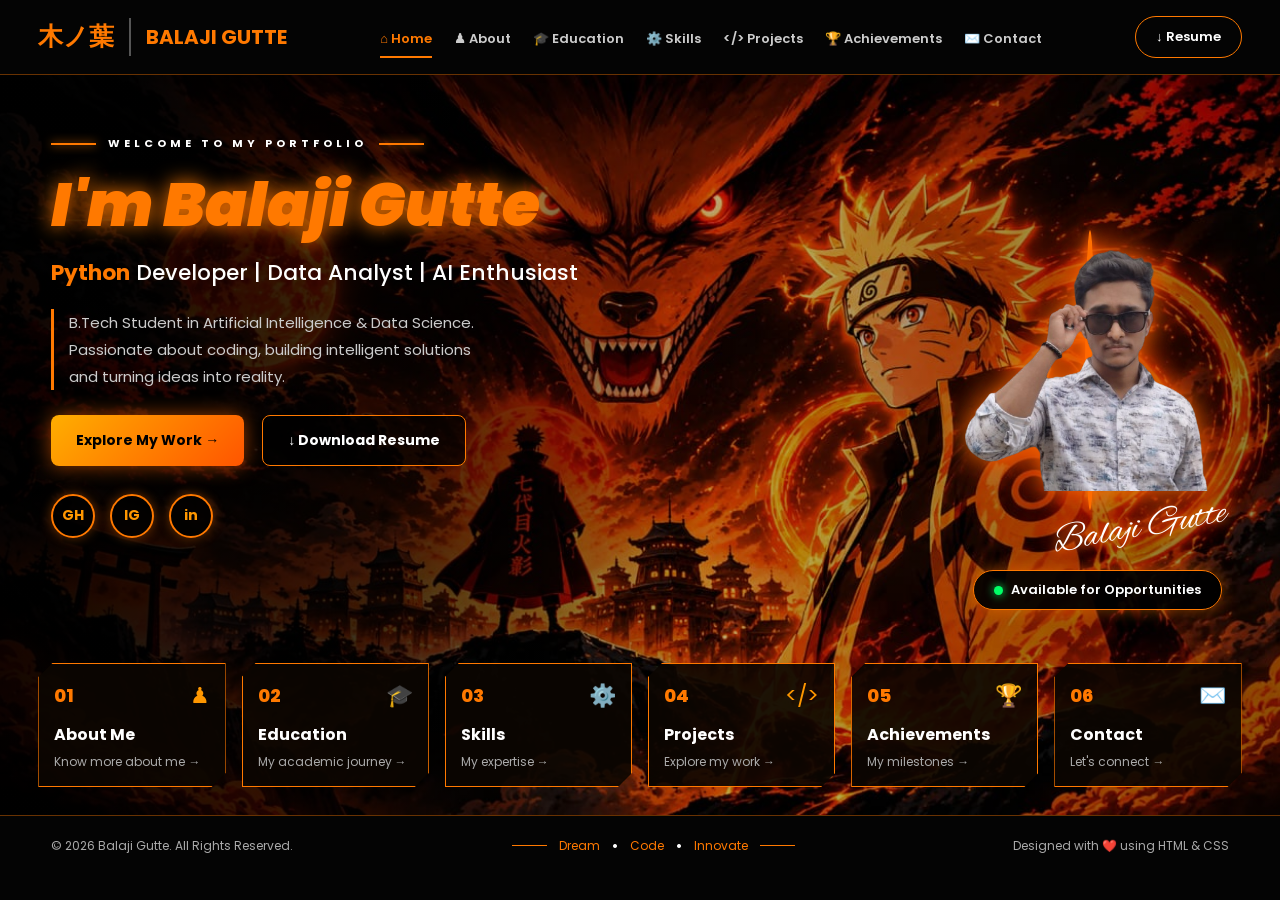
<file: index.html>
<!DOCTYPE html>
<html lang="en">

<head>
    <meta charset="UTF-8">
    <meta name="viewport" content="width=device-width, initial-scale=1.0">

    <title>Balaji Gutte | Portfolio</title>

    <!-- Google Fonts -->
    <link rel="preconnect" href="https://fonts.googleapis.com">
    <link rel="preconnect" href="https://fonts.gstatic.com" crossorigin>

    <link href="https://fonts.googleapis.com/css2?family=Alex+Brush&family=Poppins:wght@300;400;500;600;700;800;900&display=swap"
    rel="stylesheet">

    <!-- CSS -->
    <link rel="stylesheet" href="style.css">

</head>

<body>

<!-- NAVBAR -->

<header class="navbar">

    <a href="index.html" class="brand">
        <span class="leaf-logo">木ノ葉</span>
        <span>BALAJI <b>GUTTE</b></span>
    </a>

    <nav>
        <ul class="nav-links">

            <li><a href="index.html" class="active">⌂ Home</a></li>
            <li><a href="about.html">♟ About</a></li>
            <li><a href="education.html">🎓 Education</a></li>
            <li><a href="skills.html">⚙️ Skills</a></li>
            <li><a href="projects.html">&lt;/&gt; Projects</a></li>
            <li><a href="achievements.html">🏆 Achievements</a></li>
            <li><a href="contact.html">✉️ Contact</a></li>

        </ul>
    </nav>

    <a href="assets/Balaji Gutte - Professional Resume.pdf"
       class="resume-btn"
       download>
       ↓ Resume
    </a>

</header>


<!-- HERO SECTION -->

<main>

<section class="hero">

    <div class="hero-overlay"></div>

    <!-- LEFT CONTENT -->

    <div class="hero-content">

        <div class="welcome">
            <span></span>
            WELCOME TO MY PORTFOLIO
            <span></span>
        </div>

        <h1>
            I'm Balaji <span>Gutte</span>
        </h1>

        <h2>
            <strong>Python</strong> Developer |
            Data Analyst |
            AI Enthusiast
        </h2>

        <p class="description">
            B.Tech Student in Artificial Intelligence & Data Science.
            <br>
            Passionate about coding, building intelligent solutions
            <br>
            and turning ideas into reality.
        </p>


        <!-- BUTTONS -->

        <div class="hero-buttons">

            <a href="projects.html" class="primary-btn">
                Explore My Work →
            </a>

            <a href="assets/Balaji Gutte - Professional Resume.pdf"
               class="secondary-btn"
               download>
                ↓ Download Resume
            </a>

        </div>


        <!-- SOCIAL LINKS -->

        <div class="social-links">

            <!-- GitHub -->
            <a href="https://github.com/balaji-ai2006"
               target="_blank"
               rel="noopener noreferrer"
               title="GitHub">
                GH
            </a>

            <!-- Instagram -->
            <a href="https://www.instagram.com/balaji_gutte_15/"
               target="_blank"
               rel="noopener noreferrer"
               title="Instagram">
                IG
            </a>

            <!-- LinkedIn -->
            <a href="https://www.linkedin.com/in/balaji-gutte-9829473b9/"
               target="_blank"
               rel="noopener noreferrer"
               title="LinkedIn">
                in
            </a>

        </div>

    </div>


    <!-- RIGHT PROFILE AREA -->

    <div class="profile-area">

        <div class="profile-fire-ring">

            <div class="profile-frame">

                <img src="assets/profile.png"
                     alt="Balaji Gutte">

            </div>

        </div>

        <h2 class="signature">
            Balaji Gutte
        </h2>

        <div class="availability">

            <span class="green-dot"></span>

            Available for Opportunities

        </div>

    </div>


    <!-- QUICK CARDS -->

    <div class="quick-cards">

        <a href="about.html" class="quick-card">

            <div class="card-top">
                <span class="card-num">01</span>
                <span class="card-icon">♟</span>
            </div>

            <h3>About Me</h3>
            <p>Know more about me →</p>

        </a>


        <a href="education.html" class="quick-card">

            <div class="card-top">
                <span class="card-num">02</span>
                <span class="card-icon">🎓</span>
            </div>

            <h3>Education</h3>
            <p>My academic journey →</p>

        </a>


        <a href="skills.html" class="quick-card">

            <div class="card-top">
                <span class="card-num">03</span>
                <span class="card-icon">⚙️</span>
            </div>

            <h3>Skills</h3>
            <p>My expertise →</p>

        </a>


        <a href="projects.html" class="quick-card">

            <div class="card-top">
                <span class="card-num">04</span>
                <span class="card-icon">&lt;/&gt;</span>
            </div>

            <h3>Projects</h3>
            <p>Explore my work →</p>

        </a>


        <a href="achievements.html" class="quick-card">

            <div class="card-top">
                <span class="card-num">05</span>
                <span class="card-icon">🏆</span>
            </div>

            <h3>Achievements</h3>
            <p>My milestones →</p>

        </a>


        <a href="contact.html" class="quick-card">

            <div class="card-top">
                <span class="card-num">06</span>
                <span class="card-icon">✉️</span>
            </div>

            <h3>Contact</h3>
            <p>Let's connect →</p>

        </a>

    </div>

</section>

</main>


<!-- FOOTER -->

<footer class="footer">

    <p>© 2026 Balaji Gutte. All Rights Reserved.</p>

    <div class="footer-center">

        <span></span>

        Dream <b>•</b> Code <b>•</b> Innovate

        <span></span>

    </div>

    <p>Designed with ❤️ using HTML & CSS</p>

</footer>

</body>
</html>
</file>
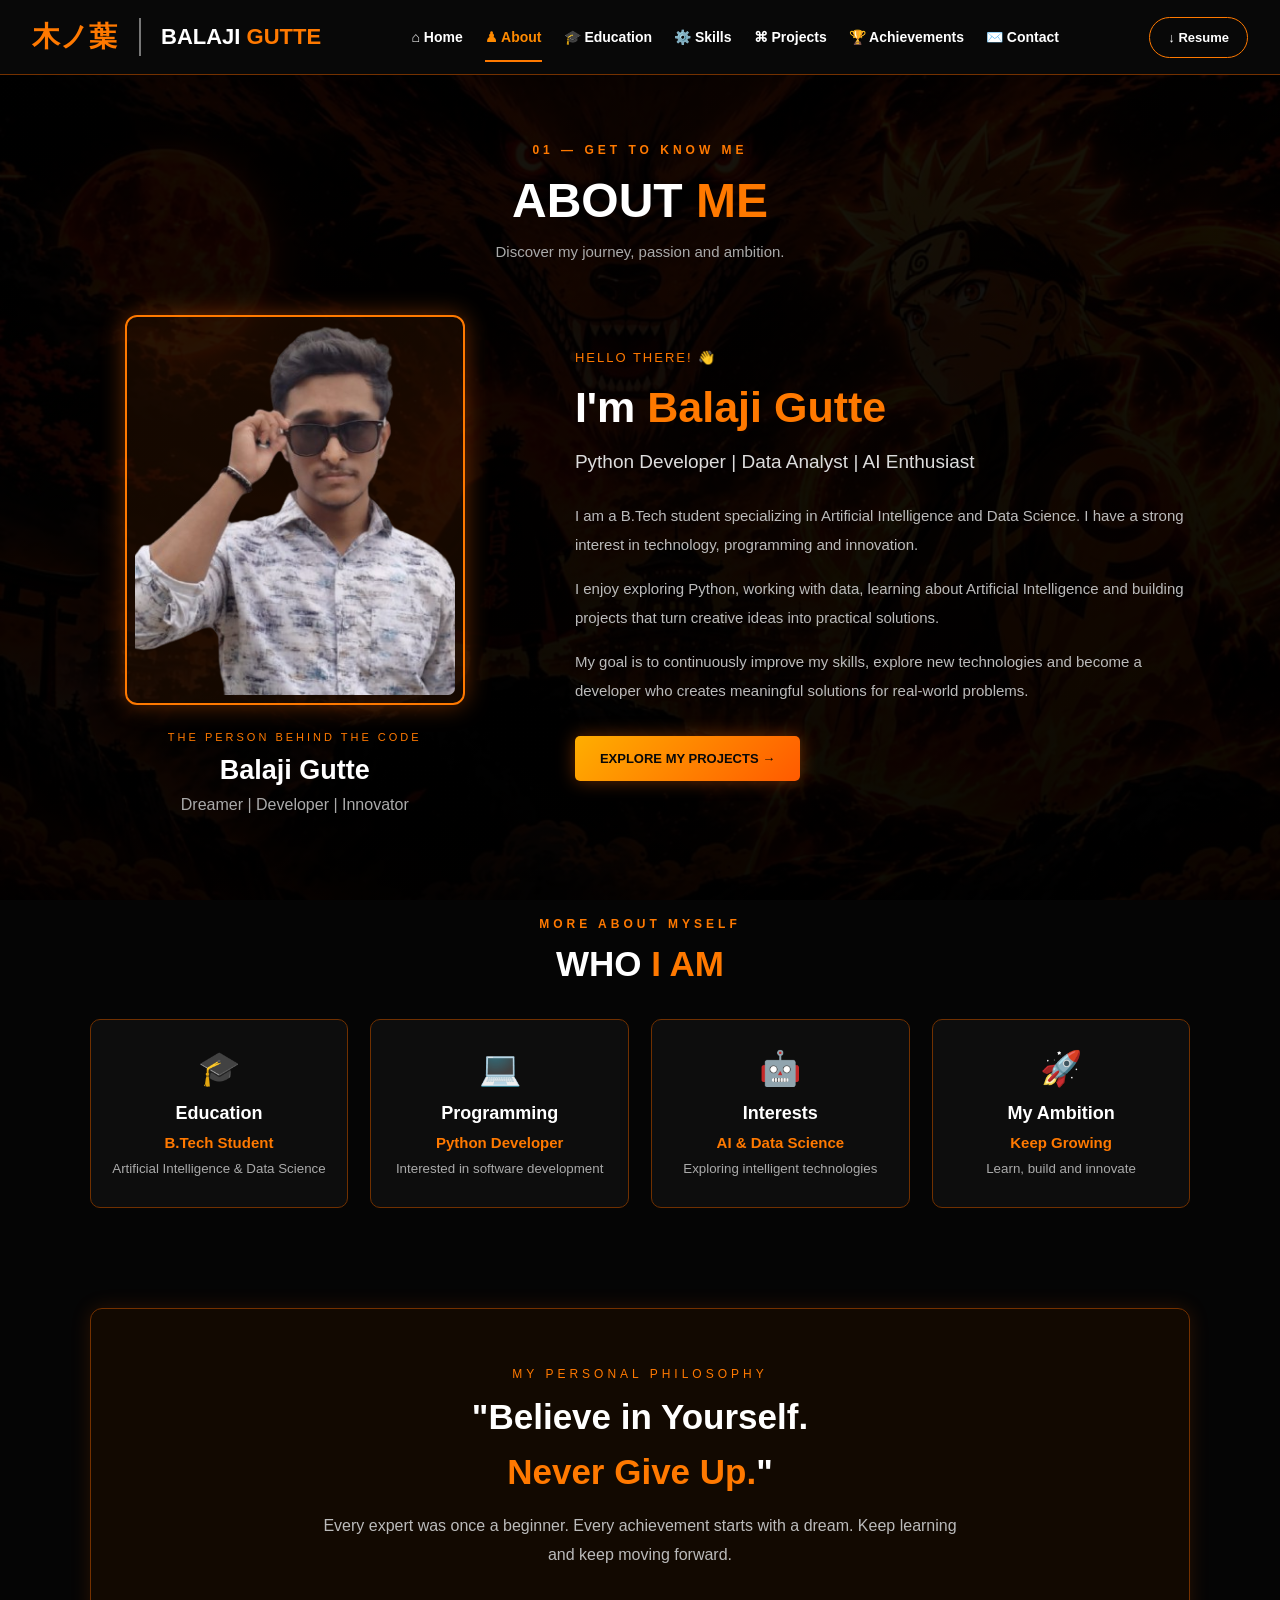
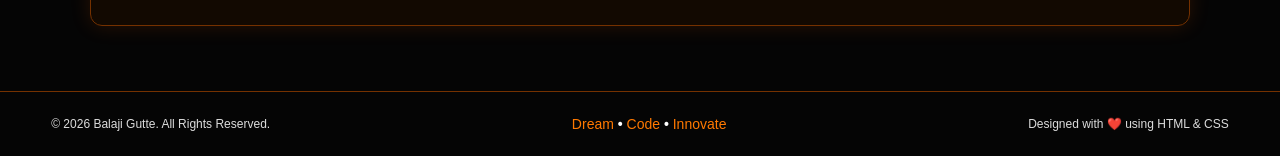
<file: about.html>
<!DOCTYPE html>
<html lang="en">
<head>
    <meta charset="UTF-8">
    <meta name="viewport" content="width=device-width, initial-scale=1.0">

    <title>About Me | Balaji Gutte</title>

    <link rel="stylesheet" href="about.css">
</head>

<body>

    <!-- NAVBAR -->
    <header class="navbar">

        <a href="index.html" class="brand">
            <span class="leaf-logo">木ノ葉</span>
            <span>BALAJI <b>GUTTE</b></span>
        </a>

        <nav>
            <ul class="nav-links">
                <li><a href="index.html">⌂ Home</a></li>
                <li><a href="about.html" class="active">♟ About</a></li>
                <li><a href="education.html">🎓 Education</a></li>
                <li><a href="skills.html">⚙️ Skills</a></li>
                <li><a href="projects.html">⌘ Projects</a></li>
                <li><a href="achievements.html">🏆 Achievements</a></li>
                <li><a href="contact.html">✉️ Contact</a></li>
            </ul>
        </nav>

        <a href="assets/resume.pdf" class="resume-btn" download>
            ↓ Resume
        </a>

    </header>

    <!-- ABOUT HERO -->
    <main class="about-section">

        <div class="section-heading">
            <span>01 — GET TO KNOW ME</span>
            <h1>ABOUT <strong>ME</strong></h1>
            <p>Discover my journey, passion and ambition.</p>
        </div>

        <div class="about-container">

            <!-- PROFILE IMAGE -->
            <div class="about-image-area">

                <div class="image-frame">
                    <img src="assets/profile.png"
                         alt="Balaji Gutte">
                </div>

                <div class="image-caption">
                    <span>THE PERSON BEHIND THE CODE</span>
                    <h2>Balaji Gutte</h2>
                    <p>Dreamer | Developer | Innovator</p>
                </div>

            </div>

            <!-- ABOUT CONTENT -->
            <div class="about-content">

                <span class="orange-label">HELLO THERE! 👋</span>

                <h2>I'm <strong>Balaji Gutte</strong></h2>

                <h3>
                    Python Developer |
                    Data Analyst |
                    AI Enthusiast
                </h3>

                <p>
                    I am a B.Tech student specializing in
                    Artificial Intelligence and Data Science.
                    I have a strong interest in technology,
                    programming and innovation.
                </p>

                <p>
                    I enjoy exploring Python, working with data,
                    learning about Artificial Intelligence and
                    building projects that turn creative ideas
                    into practical solutions.
                </p>

                <p>
                    My goal is to continuously improve my skills,
                    explore new technologies and become a
                    developer who creates meaningful solutions
                    for real-world problems.
                </p>

                <a href="projects.html" class="about-btn">
                    EXPLORE MY PROJECTS →
                </a>

            </div>

        </div>

        <!-- PERSONAL DETAILS -->
        <section class="details-section">

            <div class="section-heading small-heading">
                <span>MORE ABOUT MYSELF</span>
                <h2>WHO <strong>I AM</strong></h2>
            </div>

            <div class="details-grid">

                <div class="detail-card">
                    <span class="detail-icon">🎓</span>
                    <h3>Education</h3>
                    <p>B.Tech Student</p>
                    <small>Artificial Intelligence & Data Science</small>
                </div>

                <div class="detail-card">
                    <span class="detail-icon">💻</span>
                    <h3>Programming</h3>
                    <p>Python Developer</p>
                    <small>Interested in software development</small>
                </div>

                <div class="detail-card">
                    <span class="detail-icon">🤖</span>
                    <h3>Interests</h3>
                    <p>AI & Data Science</p>
                    <small>Exploring intelligent technologies</small>
                </div>

                <div class="detail-card">
                    <span class="detail-icon">🚀</span>
                    <h3>My Ambition</h3>
                    <p>Keep Growing</p>
                    <small>Learn, build and innovate</small>
                </div>

            </div>

        </section>

        <!-- MY PHILOSOPHY -->
        <section class="philosophy">

            <span>MY PERSONAL PHILOSOPHY</span>

            <h2>"Believe in Yourself.</h2>
            <h2><strong>Never Give Up.</strong>"</h2>

            <p>
                Every expert was once a beginner.
                Every achievement starts with a dream.
                Keep learning and keep moving forward.
            </p>

        </section>

    </main>

    <!-- FOOTER -->
    <footer class="footer">

        <p>© 2026 Balaji Gutte. All Rights Reserved.</p>

        <div class="footer-center">
            Dream <b>•</b> Code <b>•</b> Innovate
        </div>

        <p>Designed with ❤️ using HTML & CSS</p>

    </footer>

</body>
</html>
</file>
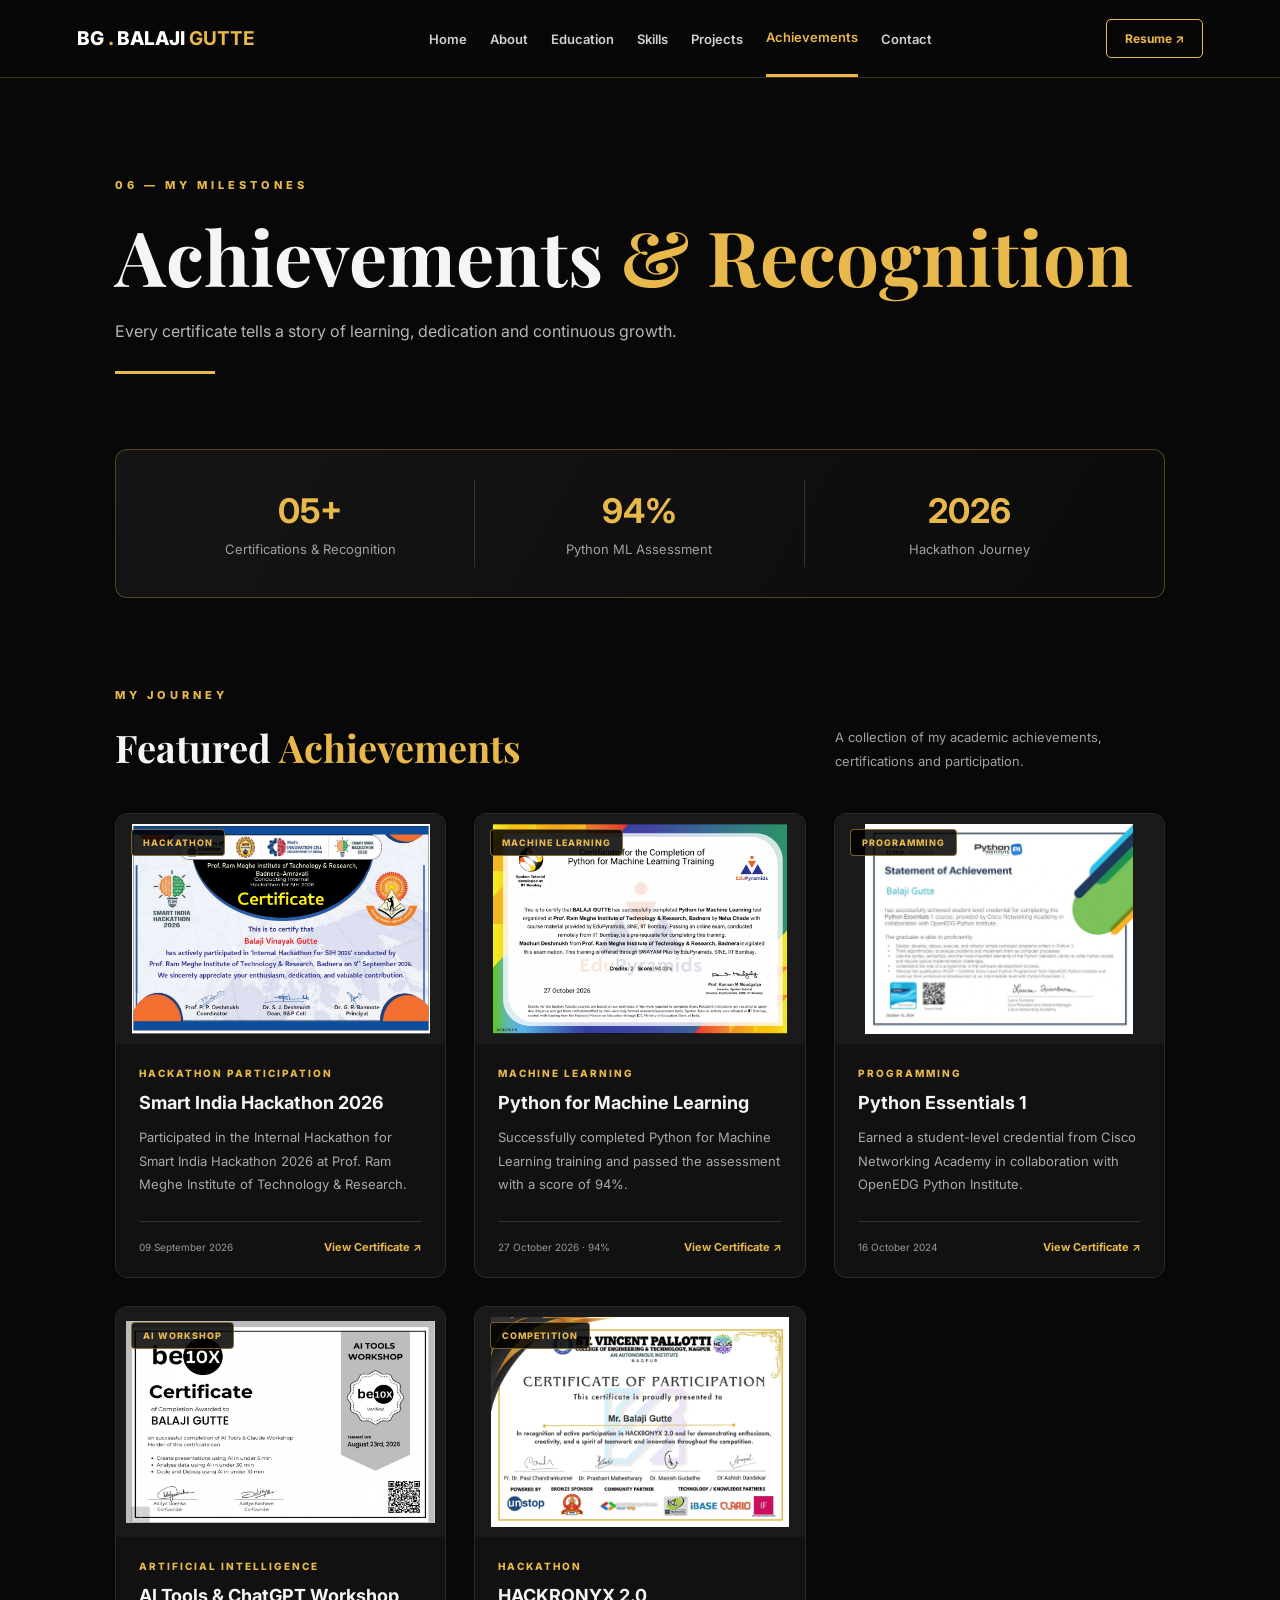
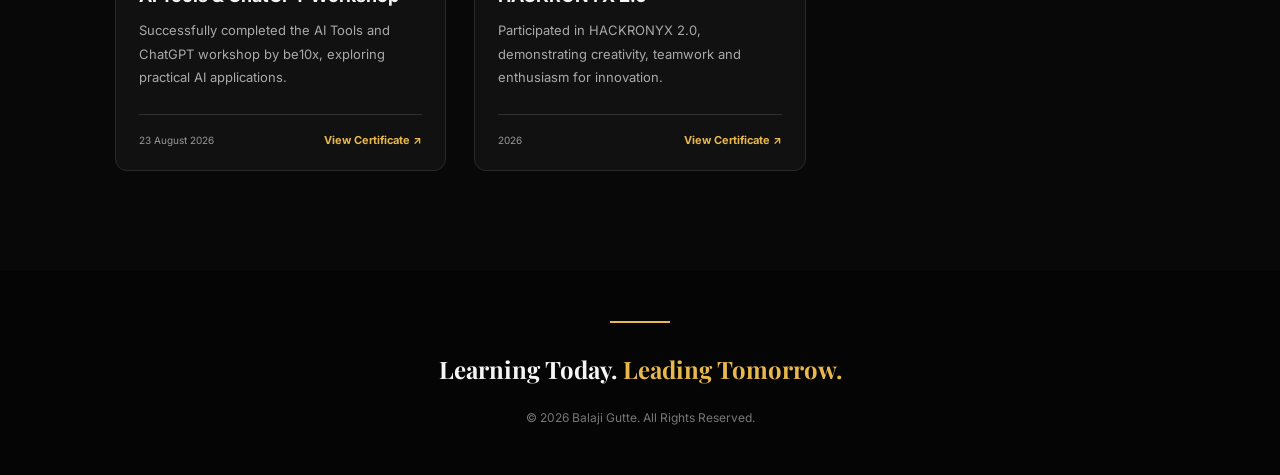
<file: achievements.html>
<!DOCTYPE html>
<html lang="en">
<head>
    <meta charset="UTF-8">
    <meta name="viewport" content="width=device-width, initial-scale=1.0">

    <title>Achievements | Balaji Gutte</title>

    <link rel="stylesheet" href="achievements.css">

    <link rel="preconnect" href="https://fonts.googleapis.com">
    <link href="https://fonts.googleapis.com/css2?family=Inter:wght@400;500;600;700;800&family=Playfair+Display:wght@600;700&display=swap" rel="stylesheet">
</head>

<body>

<!-- NAVBAR -->
<header class="navbar">

    <a href="index.html" class="logo">
        BG <span>.</span> BALAJI <b>GUTTE</b>
    </a>

    <nav>
        <a href="index.html">Home</a>
        <a href="about.html">About</a>
        <a href="education.html">Education</a>
        <a href="skills.html">Skills</a>
        <a href="projects.html">Projects</a>
        <a href="achievements.html" class="active">Achievements</a>
        <a href="contact.html">Contact</a>
    </nav>

    <a href="assets/Balaji Gutte - Professional Resume.pdf"
       target="_blank" class="resume-btn">
        Resume ↗️
    </a>

</header>


<!-- HERO SECTION -->
<section class="hero">

    <p class="eyebrow">06 — MY MILESTONES</p>

    <h1>
        Achievements <span>& Recognition</span>
    </h1>

    <p class="hero-text">
        Every certificate tells a story of learning,
        dedication and continuous growth.
    </p>

    <div class="gold-line"></div>

</section>


<!-- ACHIEVEMENT STATS -->
<section class="stats">

    <div class="stat-box">
        <h2>05+</h2>
        <p>Certifications & Recognition</p>
    </div>

    <div class="stat-box">
        <h2>94%</h2>
        <p>Python ML Assessment</p>
    </div>

    <div class="stat-box">
        <h2>2026</h2>
        <p>Hackathon Journey</p>
    </div>

</section>


<!-- CERTIFICATES -->
<main class="achievement-section">

    <div class="section-heading">
        <div>
            <p class="eyebrow">MY JOURNEY</p>
            <h2>Featured <span>Achievements</span></h2>
        </div>

        <p class="section-note">
            A collection of my academic achievements,
            certifications and participation.
        </p>
    </div>


    <div class="certificate-grid">


        <!-- SIH -->
        <article class="certificate-card">

            <div class="certificate-image">
                <img src="assets/sih-2026.jpeg"
                     alt="Smart India Hackathon 2026 Certificate"
                     loading="eager">
                <span class="image-tag">HACKATHON</span>
            </div>

            <div class="card-content">
                <p class="category">HACKATHON PARTICIPATION</p>

                <h3>Smart India Hackathon 2026</h3>

                <p>
                    Participated in the Internal Hackathon
                    for Smart India Hackathon 2026 at
                    Prof. Ram Meghe Institute of Technology
                    & Research.
                </p>

                <div class="card-footer">
                    <span>09 September 2026</span>

                    <a href="assets/sih-2026.jpeg"
                       target="_blank">View Certificate ↗️</a>
                </div>
            </div>

        </article>


        <!-- PYTHON ML -->
        <article class="certificate-card">

            <div class="certificate-image">
                <img src="assets/python-ml.jpeg"
                     alt="Python for Machine Learning Certificate"
                     loading="eager">
                <span class="image-tag">MACHINE LEARNING</span>
            </div>

            <div class="card-content">
                <p class="category">MACHINE LEARNING</p>

                <h3>Python for Machine Learning</h3>

                <p>
                    Successfully completed Python for
                    Machine Learning training and passed
                    the assessment with a score of 94%.
                </p>

                <div class="card-footer">
                    <span>27 October 2026 · 94%</span>

                    <a href="assets/python-ml.jpeg"
                       target="_blank">View Certificate ↗️</a>
                </div>
            </div>

        </article>


        <!-- CISCO -->
        <article class="certificate-card">

            <div class="certificate-image">
                <img src="assets/cisco-python.jpeg"
                     alt="Cisco Python Essentials Certificate"
                     loading="eager">
                <span class="image-tag">PROGRAMMING</span>
            </div>

            <div class="card-content">
                <p class="category">PROGRAMMING</p>

                <h3>Python Essentials 1</h3>

                <p>
                    Earned a student-level credential
                    from Cisco Networking Academy in
                    collaboration with OpenEDG Python Institute.
                </p>

                <div class="card-footer">
                    <span>16 October 2024</span>

                    <a href="assets/cisco-python.jpeg"
                       target="_blank">View Certificate ↗️</a>
                </div>
            </div>

        </article>


        <!-- BE10X -->
        <article class="certificate-card">

            <div class="certificate-image">
                <img src="assets/be10-ai.jpeg"
                     alt="be10x AI Tools Workshop Certificate"
                     loading="eager">
                <span class="image-tag">AI WORKSHOP</span>
            </div>

            <div class="card-content">
                <p class="category">ARTIFICIAL INTELLIGENCE</p>

                <h3>AI Tools & ChatGPT Workshop</h3>

                <p>
                    Successfully completed the AI Tools
                    and ChatGPT workshop by be10x,
                    exploring practical AI applications.
                </p>

                <div class="card-footer">
                    <span>23 August 2026</span>

                    <a href="assets/be10-ai.jpeg"
                       target="_blank">View Certificate ↗️</a>
                </div>
            </div>

        </article>


        <!-- HACKRONYX -->
        <article class="certificate-card">

            <div class="certificate-image">
                <img src="assets/hackronyx.jpeg"
                     alt="HACKRONYX 2.0 Participation Certificate"
                     loading="eager">
                <span class="image-tag">COMPETITION</span>
            </div>

            <div class="card-content">
                <p class="category">HACKATHON</p>

                <h3>HACKRONYX 2.0</h3>

                <p>
                    Participated in HACKRONYX 2.0,
                    demonstrating creativity, teamwork
                    and enthusiasm for innovation.
                </p>

                <div class="card-footer">
                    <span>2026</span>

                    <a href="assets/hackronyx.jpeg"
                       target="_blank">View Certificate ↗️</a>
                </div>
            </div>

        </article>


    </div>

</main>


<!-- FOOTER -->
<footer class="footer">

    <div class="footer-line"></div>

    <h2>Learning Today. <span>Leading Tomorrow.</span></h2>

    <p>© 2026 Balaji Gutte. All Rights Reserved.</p>

</footer>

</body>
</html>
</file>
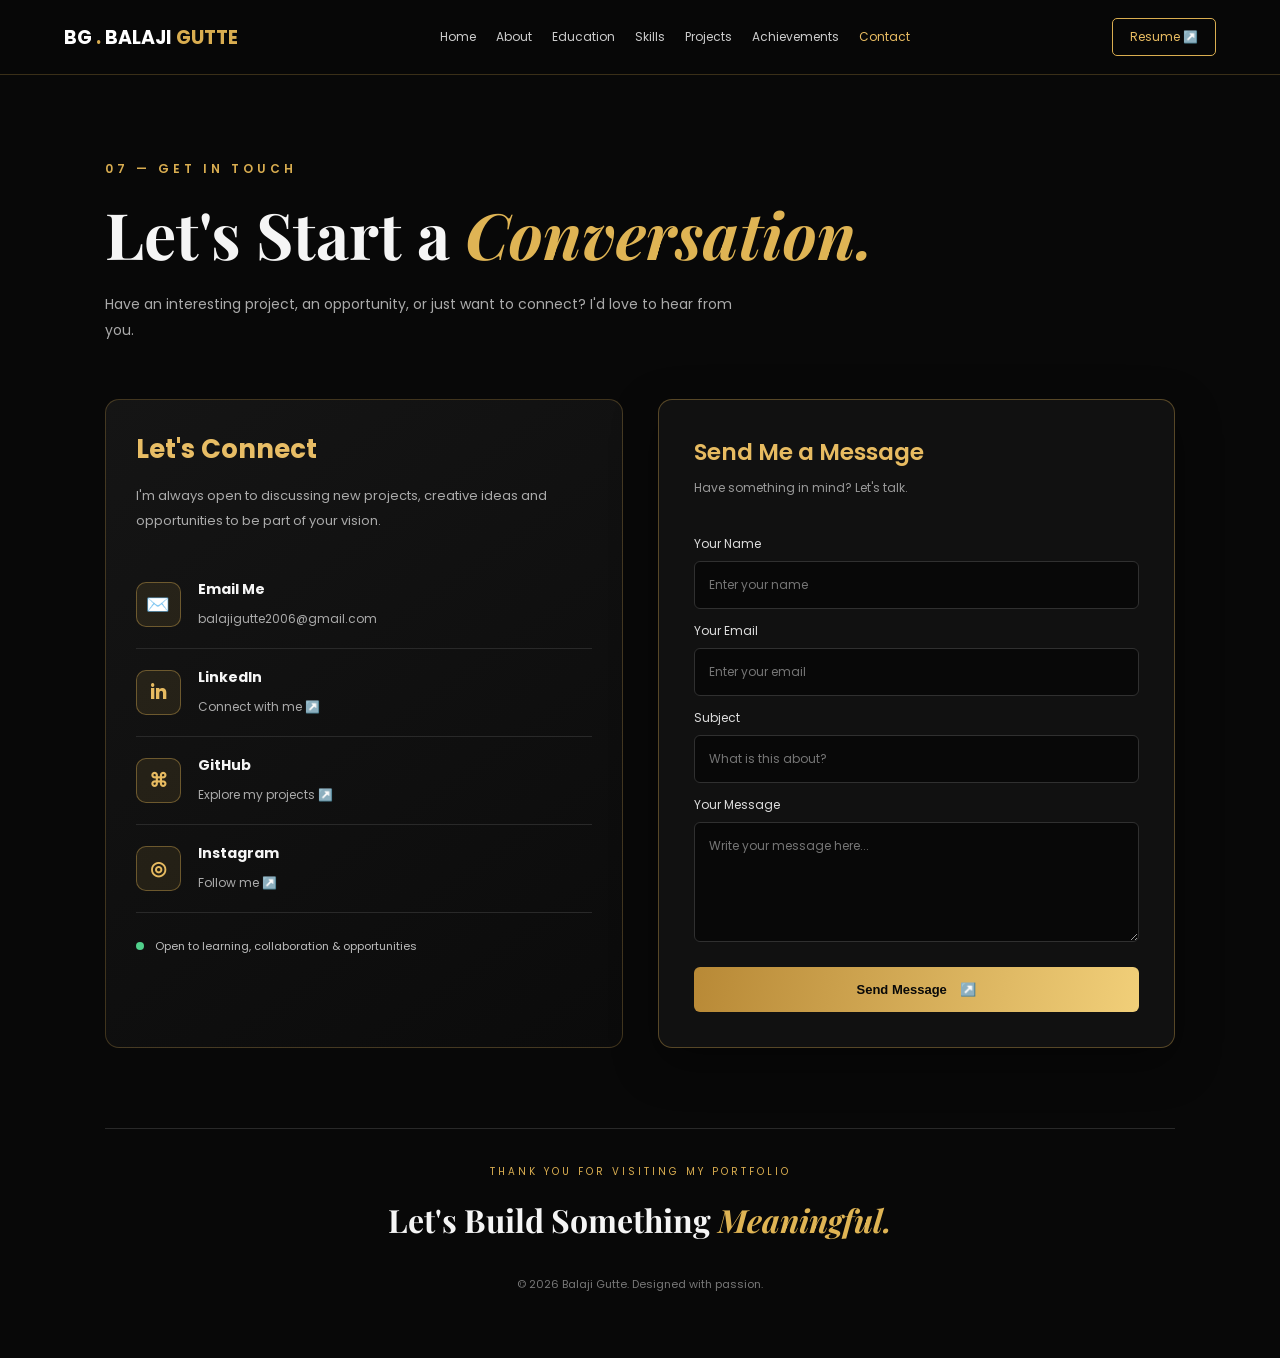
<file: contact.html>
<!DOCTYPE html>
<html lang="en">
<head>
    <meta charset="UTF-8">
    <meta name="viewport" content="width=device-width, initial-scale=1.0">
    <title>Contact | Balaji Gutte</title>
    <link rel="stylesheet" href="contact.css">
    <link rel="preconnect" href="https://fonts.googleapis.com">
    <link href="https://fonts.googleapis.com/css2?family=Poppins:wght@300;400;500;600;700&family=Playfair+Display:wght@600;700&display=swap" rel="stylesheet">
</head>
<body>

<header class="navbar">
    <a href="index.html" class="logo">BG <span>.</span> BALAJI <b>GUTTE</b></a>

    <nav>
        <a href="index.html">Home</a>
        <a href="about.html">About</a>
        <a href="education.html">Education</a>
        <a href="skills.html">Skills</a>
        <a href="projects.html">Projects</a>
        <a href="achievements.html">Achievements</a>
        <a href="contact.html" class="active">Contact</a>
    </nav>

    <a href="assets/Balaji Gutte - Professional Resume.pdf" class="resume-btn" target="_blank">Resume ↗️</a>
</header>

<main class="contact-section">

    <div class="section-label">07 — GET IN TOUCH</div>

    <h1>Let's Start a <span>Conversation.</span></h1>

    <p class="intro">
        Have an interesting project, an opportunity, or just want to connect?
        I'd love to hear from you.
    </p>

    <div class="contact-container">

        <div class="contact-info">

            <h2>Let's Connect</h2>

            <p class="info-text">
                I'm always open to discussing new projects,
                creative ideas and opportunities to be part of your vision.
            </p>

            <div class="info-card">
                <div class="info-icon">✉️</div>
                <div>
                    <h3>Email Me</h3>
                    <a href="mailto:balajigutte2006@gmail.com">
                        balajigutte2006@gmail.com
                    </a>
                </div>
            </div>

            <div class="info-card">
                <div class="info-icon">in</div>
                <div>
                    <h3>LinkedIn</h3>
                    <a href="https://www.linkedin.com/in/balaji-gutte-9829473b9/"
                       target="_blank">
                        Connect with me ↗️
                    </a>
                </div>
            </div>

            <div class="info-card">
                <div class="info-icon">⌘</div>
                <div>
                    <h3>GitHub</h3>
                    <a href="https://github.com/balaji-ai2006"
                       target="_blank">
                        Explore my projects ↗️
                    </a>
                </div>
            </div>

            <div class="info-card">
                <div class="info-icon">◎</div>
                <div>
                    <h3>Instagram</h3>
                    <a href="https://www.instagram.com/"
                       target="_blank">
                        Follow me ↗️
                    </a>
                </div>
            </div>

            <div class="availability">
                <span class="online-dot"></span>
                Open to learning, collaboration & opportunities
            </div>

        </div>

        <div class="contact-form">

            <div class="form-heading">Send Me a Message</div>
            <p>Have something in mind? Let's talk.</p>

            <form action="mailto:balajigutte2006@gmail.com"
                  method="post" enctype="text/plain">

                <label for="name">Your Name</label>
                <input type="text" id="name" name="Name"
                       placeholder="Enter your name" required>

                <label for="email">Your Email</label>
                <input type="email" id="email" name="Email"
                       placeholder="Enter your email" required>

                <label for="subject">Subject</label>
                <input type="text" id="subject" name="Subject"
                       placeholder="What is this about?" required>

                <label for="message">Your Message</label>
                <textarea id="message" name="Message"
                          rows="5" placeholder="Write your message here..."
                          required></textarea>

                <button type="submit">Send Message <span>↗️</span></button>

            </form>

        </div>

    </div>

    <div class="contact-footer">
        <p>THANK YOU FOR VISITING MY PORTFOLIO</p>
        <h2>Let's Build Something <span>Meaningful.</span></h2>
        <p class="copyright">
            © 2026 Balaji Gutte. Designed with passion.
        </p>
    </div>

</main>

</body>
</html>
</file>
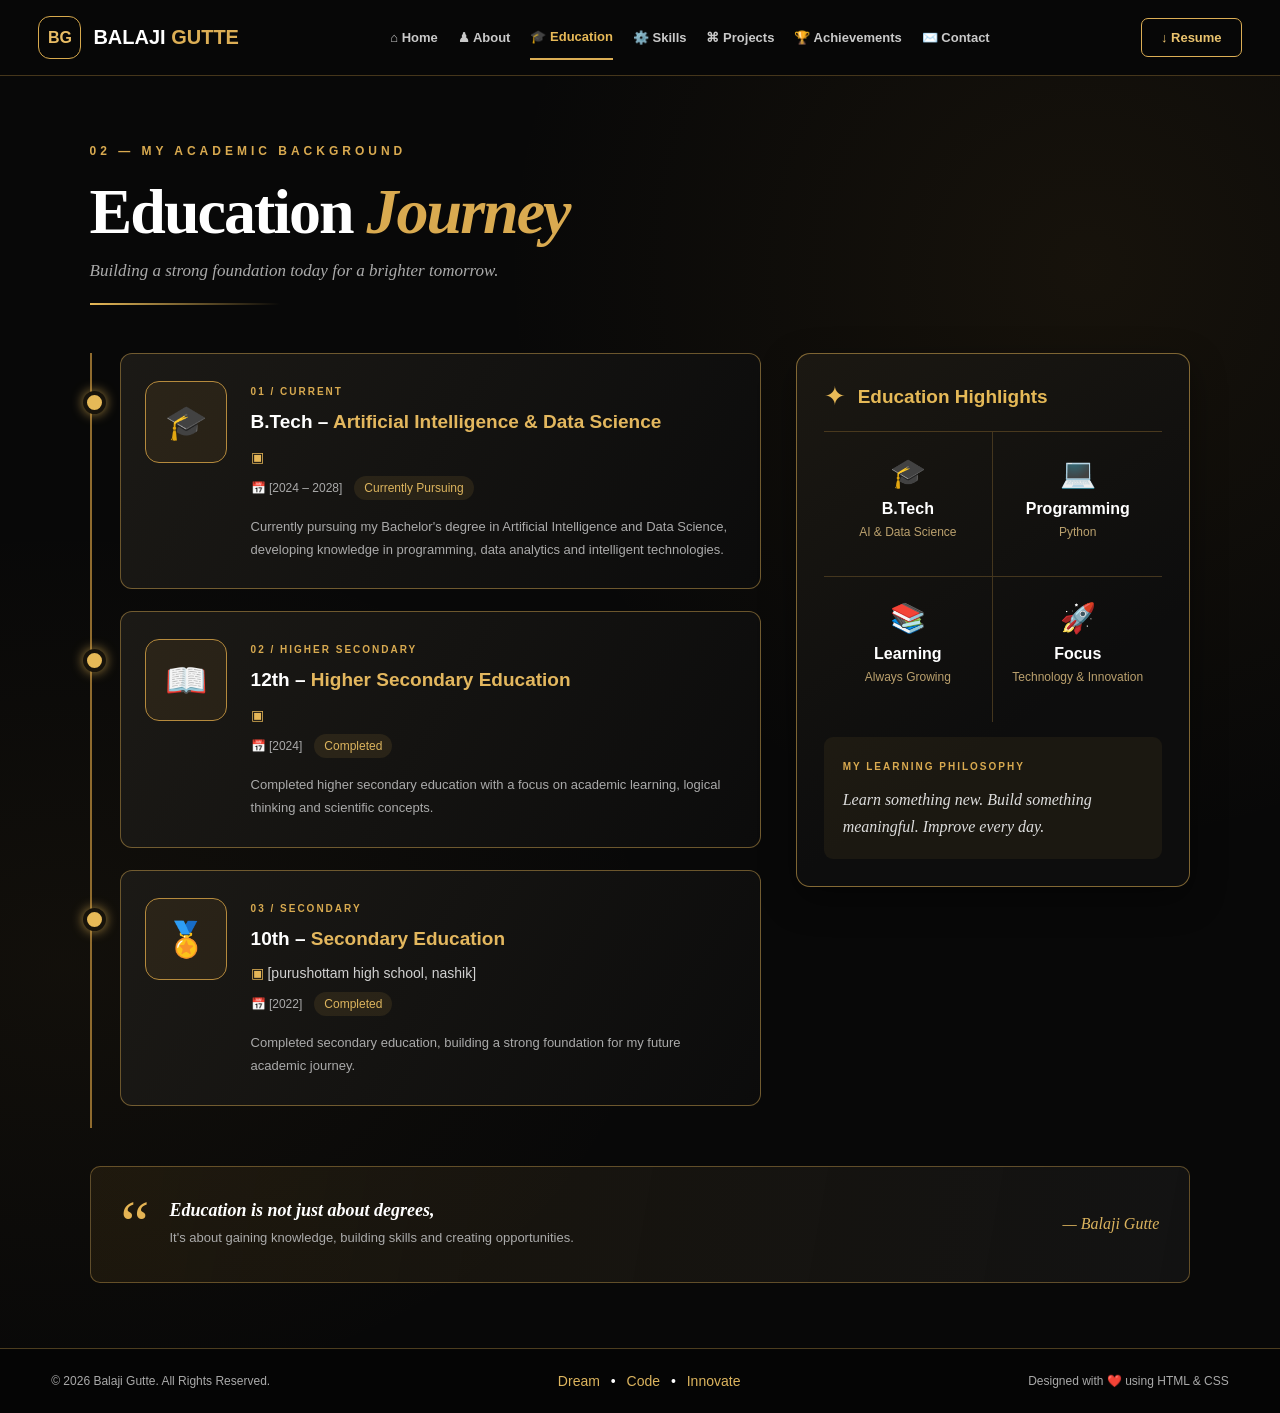
<file: education.html>
<!DOCTYPE html>
<html lang="en">

<head>
    <meta charset="UTF-8">
    <meta name="viewport" content="width=device-width, initial-scale=1.0">

    <title>Education | Balaji Gutte</title>

    <link rel="stylesheet" href="education.css">
</head>

<body>

    <!-- NAVBAR -->
    <header class="navbar">

        <a href="index.html" class="brand">
            <span class="brand-logo">BG</span>
            <span>BALAJI <b>GUTTE</b></span>
        </a>

        <nav class="nav-links">
            <a href="index.html">⌂ Home</a>
            <a href="about.html">♟ About</a>
            <a href="education.html" class="active">🎓 Education</a>
            <a href="skills.html">⚙️ Skills</a>
            <a href="projects.html">⌘ Projects</a>
            <a href="achievements.html">🏆 Achievements</a>
            <a href="contact.html">✉️ Contact</a>
        </nav>

        <a href="assets/resume.pdf" class="resume-btn">
            ↓ Resume
        </a>

    </header>


    <!-- MAIN EDUCATION SECTION -->
    <main class="education-page">

        <!-- PAGE INTRO -->
        <section class="page-intro">

            <span class="eyebrow">02 — MY ACADEMIC BACKGROUND</span>

            <h1>
                Education <span>Journey</span>
            </h1>

            <p>
                Building a strong foundation today
                for a brighter tomorrow.
            </p>

            <div class="heading-line"></div>

        </section>


        <!-- EDUCATION CONTENT -->
        <section class="education-layout">

            <!-- LEFT: TIMELINE -->
            <div class="timeline">

                <!-- BTECH -->
                <article class="education-card">

                    <div class="card-icon">🎓</div>

                    <div class="card-content">

                        <span class="card-number">01 / CURRENT</span>

                        <h2>
                            B.Tech –
                            <span>Artificial Intelligence & Data Science</span>
                        </h2>

                        <p class="institution">
                            <span>▣</span>
                            <div prof="" ram="" meghe="" institute="" of="" technology="" and="" research,="" badnera=""></div>
                        </p>

                        <div class="card-meta">
                            <span>📅 [2024 – 2028]</span>
                            <span class="status">Currently Pursuing</span>
                        </div>

                        <p class="description">
                            Currently pursuing my Bachelor's degree
                            in Artificial Intelligence and Data Science,
                            developing knowledge in programming,
                            data analytics and intelligent technologies.
                        </p>

                    </div>

                </article>


                <!-- 12TH -->
                <article class="education-card">

                    <div class="card-icon">📖</div>

                    <div class="card-content">

                        <span class="card-number">02 / HIGHER SECONDARY</span>

                        <h2>
                            12th –
                            <span>Higher Secondary Education</span>
                        </h2>

                        <p class="institution">
                            <span>▣</span>
                            <div Anad="" mararaj="" science="" college,="" nashik=""></div>
                        </p>

                        <div class="card-meta">
                            <span>📅 [2024]</span>
                            <span class="status">Completed</span>
                        </div>

                        <p class="description">
                            Completed higher secondary education
                            with a focus on academic learning,
                            logical thinking and scientific concepts.
                        </p>

                    </div>

                </article>


                <!-- 10TH -->
                <article class="education-card">

                    <div class="card-icon">🏅</div>

                    <div class="card-content">

                        <span class="card-number">03 / SECONDARY</span>

                        <h2>
                            10th –
                            <span>Secondary Education</span>
                        </h2>

                        <p class="institution">
                            <span>▣</span>
                            [purushottam high school, nashik]
                        </p>

                        <div class="card-meta">
                            <span>📅 [2022]</span>
                            <span class="status">Completed</span>
                        </div>

                        <p class="description">
                            Completed secondary education,
                            building a strong foundation
                            for my future academic journey.
                        </p>

                    </div>

                </article>

            </div>


            <!-- RIGHT: HIGHLIGHTS -->
            <aside class="highlights-panel">

                <div class="panel-heading">
                    <span>✦</span>
                    <h2>Education Highlights</h2>
                </div>

                <div class="highlight-grid">

                    <div class="highlight-item">
                        <span class="highlight-icon">🎓</span>
                        <h3>B.Tech</h3>
                        <p>AI & Data Science</p>
                    </div>

                    <div class="highlight-item">
                        <span class="highlight-icon">💻</span>
                        <h3>Programming</h3>
                        <p>Python</p>
                    </div>

                    <div class="highlight-item">
                        <span class="highlight-icon">📚</span>
                        <h3>Learning</h3>
                        <p>Always Growing</p>
                    </div>

                    <div class="highlight-item">
                        <span class="highlight-icon">🚀</span>
                        <h3>Focus</h3>
                        <p>Technology & Innovation</p>
                    </div>

                </div>

                <div class="panel-bottom">
                    <span>MY LEARNING PHILOSOPHY</span>

                    <p>
                        Learn something new.
                        Build something meaningful.
                        Improve every day.
                    </p>
                </div>

            </aside>

        </section>


        <!-- QUOTE -->
        <section class="education-quote">

            <span class="quote-mark">“</span>

            <div>
                <h2>
                    Education is not just about degrees,
                </h2>

                <p>
                    It's about gaining knowledge,
                    building skills and creating opportunities.
                </p>
            </div>

            <span class="quote-author">— Balaji Gutte</span>

        </section>

    </main>


    <!-- FOOTER -->
    <footer class="footer">

        <p>© 2026 Balaji Gutte. All Rights Reserved.</p>

        <div class="footer-center">
            Dream <span>•</span> Code <span>•</span> Innovate
        </div>

        <p>Designed with ❤️ using HTML & CSS</p>

    </footer>

</body>
</html>
</file>
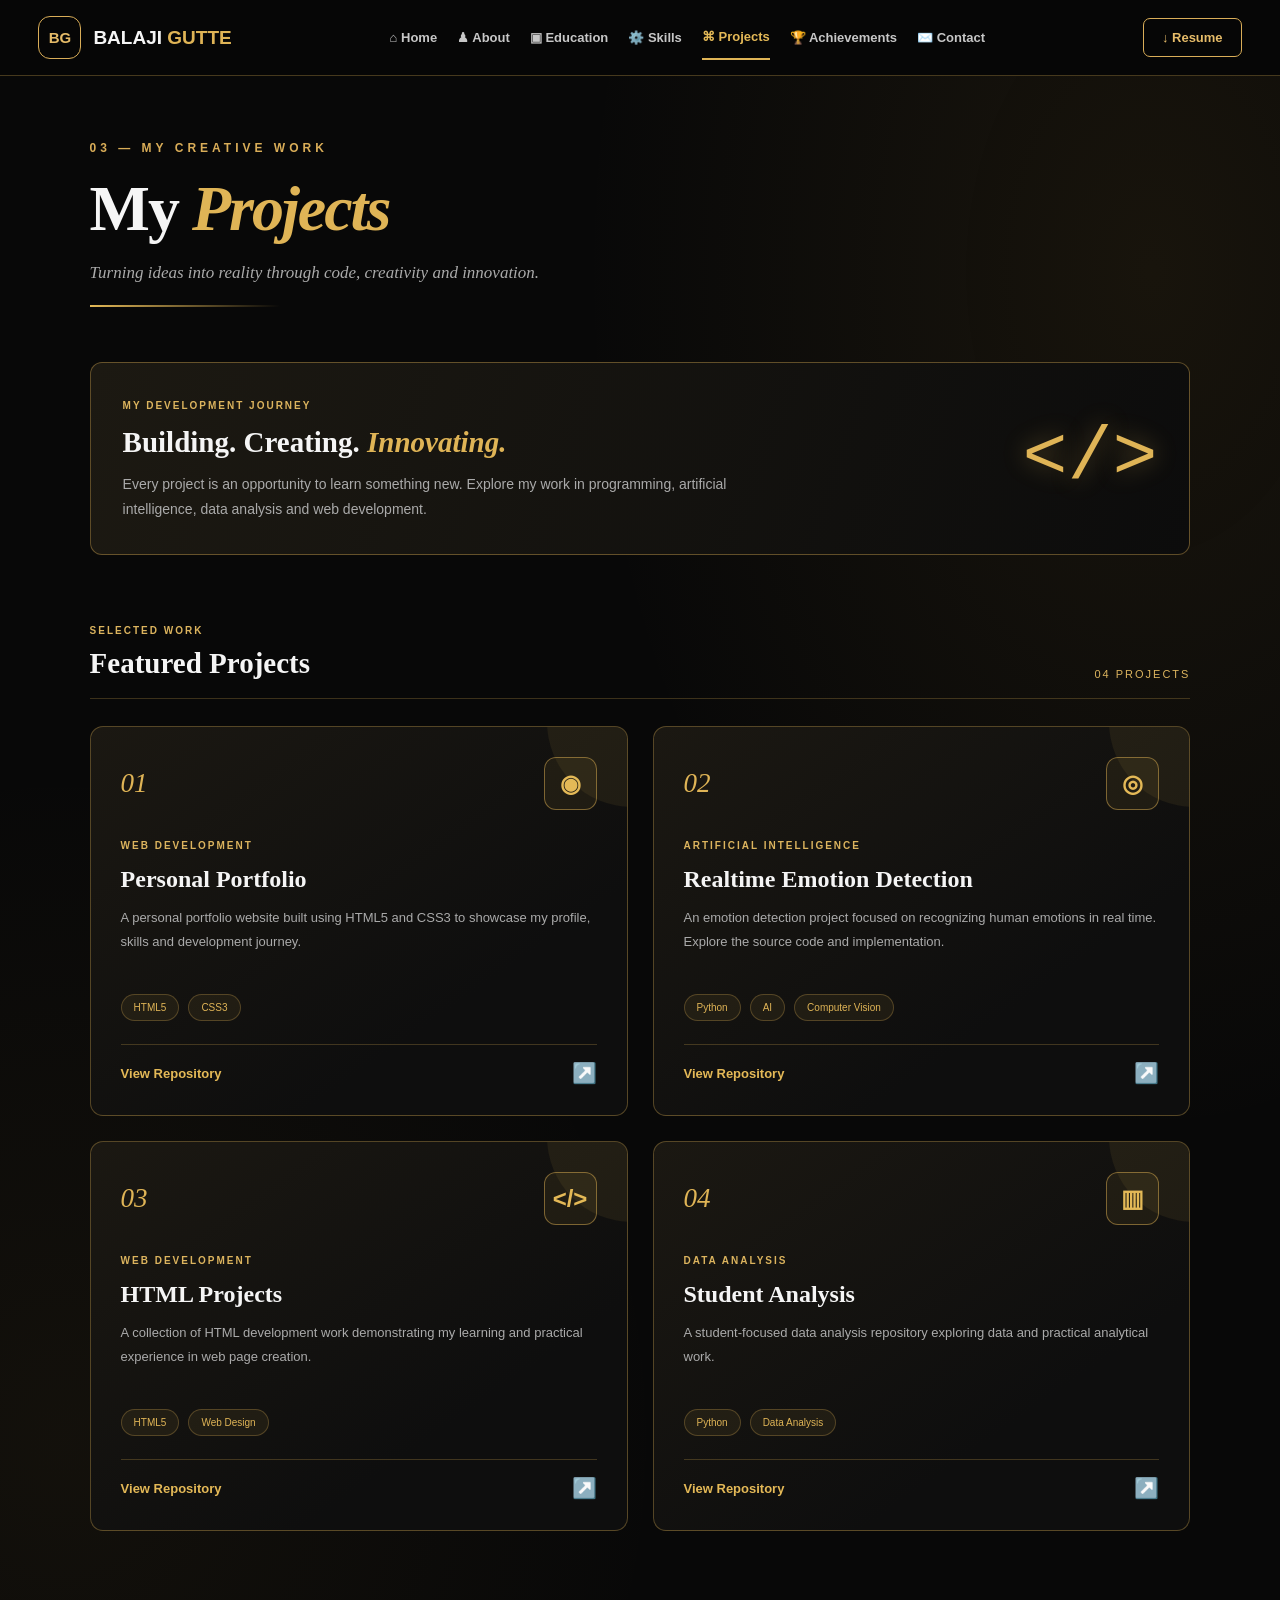
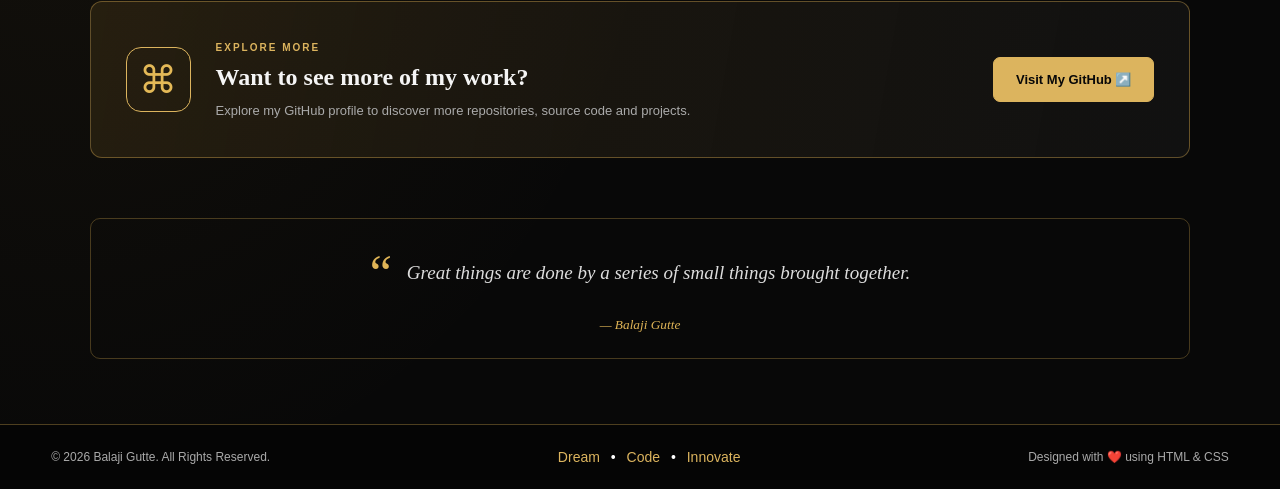
<file: projects.html>
<!DOCTYPE html>
<html lang="en">
<head>
    <meta charset="UTF-8">
    <meta name="viewport" content="width=device-width, initial-scale=1.0">
    <meta name="description" content="Balaji Gutte - Projects and GitHub Portfolio">
    <title>Projects | Balaji Gutte</title>

    <link rel="stylesheet" href="projects.css">
</head>

<body>

    <!-- NAVBAR -->
    <header class="navbar">

        <a href="index.html" class="brand">
            <span class="brand-logo">BG</span>
            <span>BALAJI <b>GUTTE</b></span>
        </a>

        <nav class="nav-links">
            <a href="index.html">⌂ Home</a>
            <a href="about.html">♟ About</a>
            <a href="education.html">▣ Education</a>
            <a href="skills.html">⚙️ Skills</a>
            <a href="projects.html" class="active">⌘ Projects</a>
            <a href="achievements.html">🏆 Achievements</a>
            <a href="content.html">✉️ Contact</a>
        </nav>

        <a href="assets/resume.pdf" class="resume-btn" target="_blank">
            ↓ Resume
        </a>

    </header>


    <!-- MAIN PROJECTS SECTION -->
    <main class="projects-page">

        <!-- HERO -->
        <section class="hero">

            <p class="eyebrow">03 — MY CREATIVE WORK</p>

            <h1>
                My <span>Projects</span>
            </h1>

            <p class="hero-description">
                Turning ideas into reality through code,
                creativity and innovation.
            </p>

            <div class="heading-line"></div>

        </section>


        <!-- INTRO -->
        <section class="project-intro">

            <div>
                <span class="section-label">MY DEVELOPMENT JOURNEY</span>

                <h2>Building. Creating. <span>Innovating.</span></h2>

                <p>
                    Every project is an opportunity to learn something new.
                    Explore my work in programming, artificial intelligence,
                    data analysis and web development.
                </p>
            </div>

            <div class="intro-symbol">&lt;/&gt;</div>

        </section>


        <!-- PROJECT CARDS -->
        <section class="project-section">

            <div class="section-heading">
                <div>
                    <span class="section-label">SELECTED WORK</span>
                    <h2>Featured Projects</h2>
                </div>

                <span class="project-count">04 PROJECTS</span>
            </div>


            <div class="project-grid">


                <!-- PROJECT 01 -->
                <article class="project-card">

                    <div class="project-top">
                        <span class="project-number">01</span>
                        <span class="project-icon">◉</span>
                    </div>

                    <span class="project-category">WEB DEVELOPMENT</span>

                    <h3>Personal Portfolio</h3>

                    <p>
                        A personal portfolio website built using
                        HTML5 and CSS3 to showcase my profile,
                        skills and development journey.
                    </p>

                    <div class="tech-tags">
                        <span>HTML5</span>
                        <span>CSS3</span>
                    </div>

                    <a href="https://github.com/balaji-ai2006/CSS-HTML5--Balaji-portfolio-"
                       target="_blank"
                       rel="noopener noreferrer"
                       class="project-link">

                        View Repository <span>↗️</span>

                    </a>

                </article>


                <!-- PROJECT 02 -->
                <article class="project-card">

                    <div class="project-top">
                        <span class="project-number">02</span>
                        <span class="project-icon">◎</span>
                    </div>

                    <span class="project-category">ARTIFICIAL INTELLIGENCE</span>

                    <h3>Realtime Emotion Detection</h3>

                    <p>
                        An emotion detection project focused on
                        recognizing human emotions in real time.
                        Explore the source code and implementation.
                    </p>

                    <div class="tech-tags">
                        <span>Python</span>
                        <span>AI</span>
                        <span>Computer Vision</span>
                    </div>

                    <a href="https://github.com/balaji-ai2006/realtime-Emotion-Detection"
                       target="_blank"
                       rel="noopener noreferrer"
                       class="project-link">

                        View Repository <span>↗️</span>

                    </a>

                </article>


                <!-- PROJECT 03 -->
                <article class="project-card">

                    <div class="project-top">
                        <span class="project-number">03</span>
                        <span class="project-icon">&lt;/&gt;</span>
                    </div>

                    <span class="project-category">WEB DEVELOPMENT</span>

                    <h3>HTML Projects</h3>

                    <p>
                        A collection of HTML development work
                        demonstrating my learning and practical
                        experience in web page creation.
                    </p>

                    <div class="tech-tags">
                        <span>HTML5</span>
                        <span>Web Design</span>
                    </div>

                    <a href="https://github.com/balaji-ai2006/HTML"
                       target="_blank"
                       rel="noopener noreferrer"
                       class="project-link">

                        View Repository <span>↗️</span>

                    </a>

                </article>


                <!-- PROJECT 04 -->
                <article class="project-card">

                    <div class="project-top">
                        <span class="project-number">04</span>
                        <span class="project-icon">▥</span>
                    </div>

                    <span class="project-category">DATA ANALYSIS</span>

                    <h3>Student Analysis</h3>

                    <p>
                        A student-focused data analysis repository
                        exploring data and practical analytical
                        work.
                    </p>

                    <div class="tech-tags">
                        <span>Python</span>
                        <span>Data Analysis</span>
                    </div>

                    <a href="https://github.com/balaji-ai2006/student-analysis"
                       target="_blank"
                       rel="noopener noreferrer"
                       class="project-link">

                        View Repository <span>↗️</span>

                    </a>

                </article>


            </div>

        </section>


        <!-- GITHUB SECTION -->
        <section class="github-section">

            <div class="github-icon">⌘</div>

            <div class="github-content">

                <span class="section-label">EXPLORE MORE</span>

                <h2>Want to see more of my work?</h2>

                <p>
                    Explore my GitHub profile to discover
                    more repositories, source code and projects.
                </p>

            </div>

            <a href="https://github.com/balaji-ai2006"
               target="_blank"
               rel="noopener noreferrer"
               class="github-btn">

                Visit My GitHub ↗️

            </a>

        </section>


        <!-- QUOTE -->
        <section class="project-quote">

            <span>“</span>

            <p>
                Great things are done by a series of small things
                brought together.
            </p>

            <small>— Balaji Gutte</small>

        </section>

    </main>


    <!-- FOOTER -->
    <footer class="footer">

        <p>© 2026 Balaji Gutte. All Rights Reserved.</p>

        <div class="footer-center">
            Dream <span>•</span> Code <span>•</span> Innovate
        </div>

        <p>Designed with ❤️ using HTML & CSS</p>

    </footer>

</body>
</html>
</file>
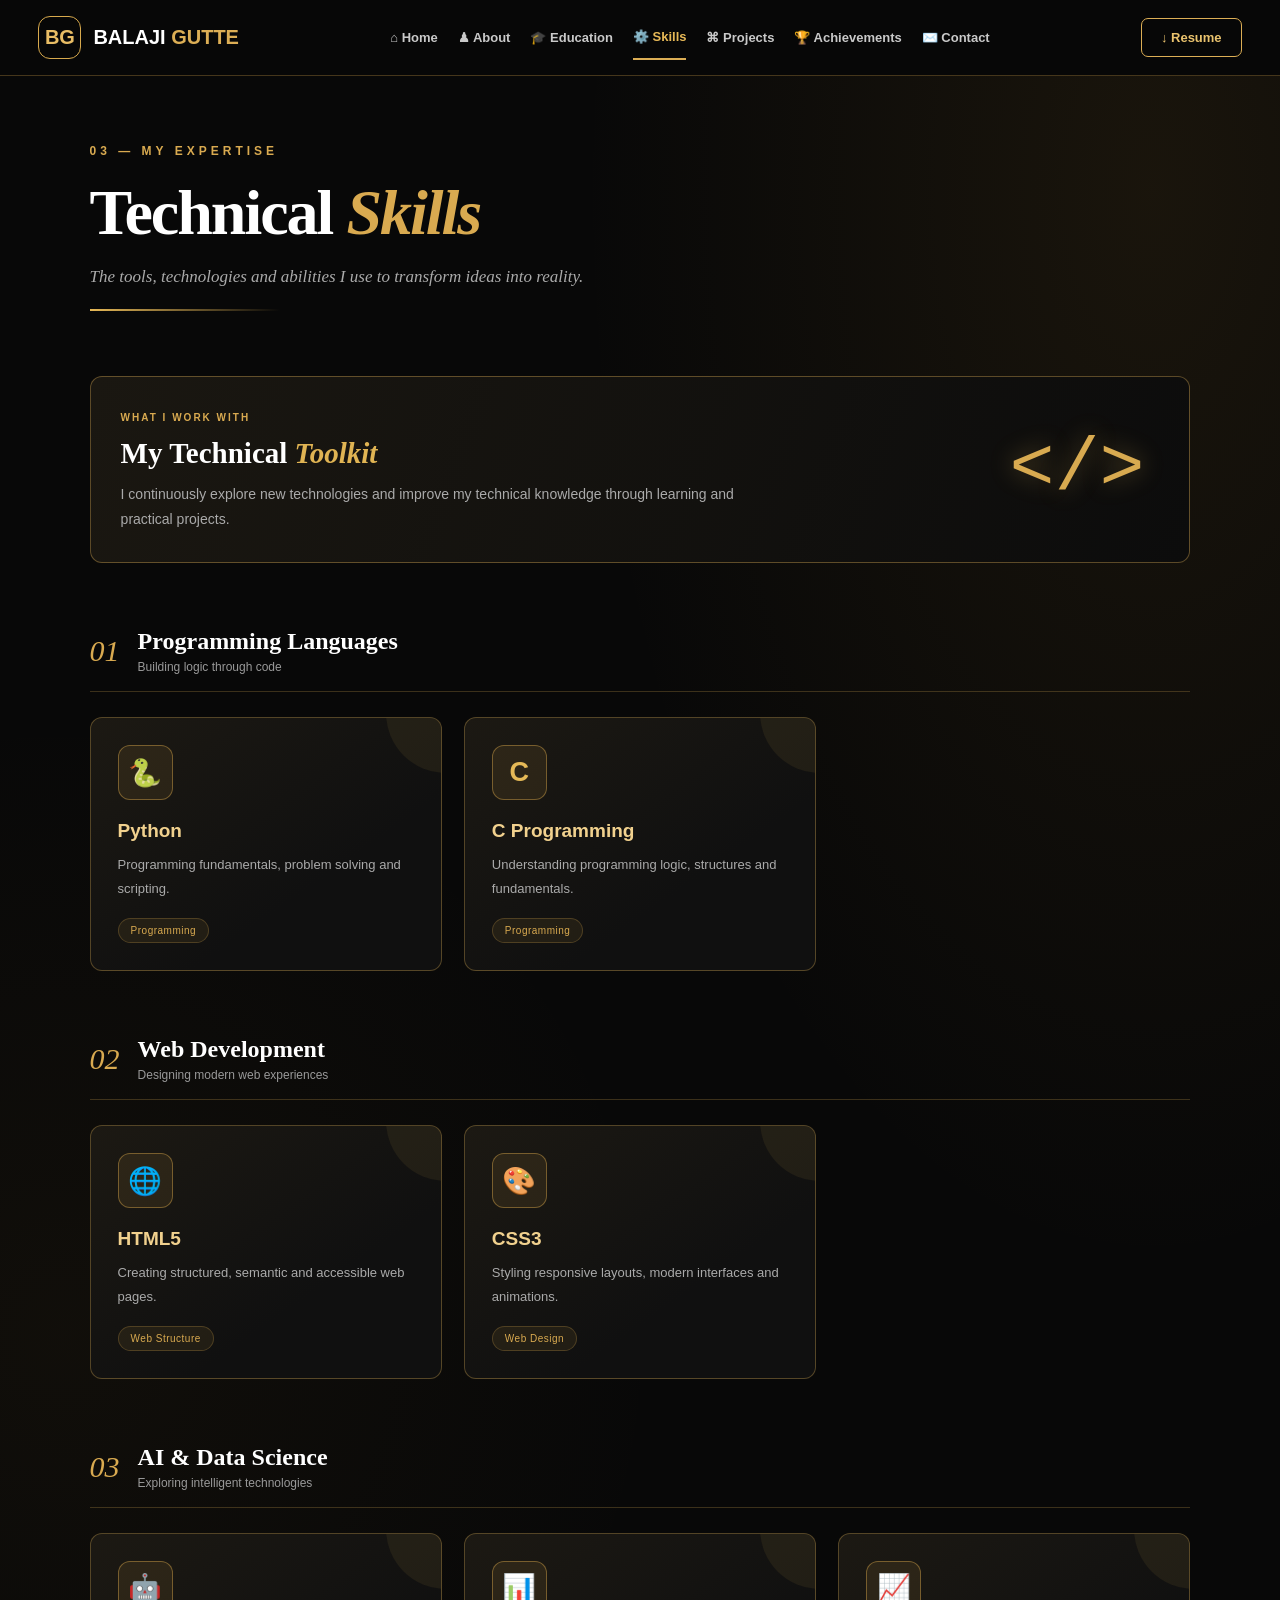
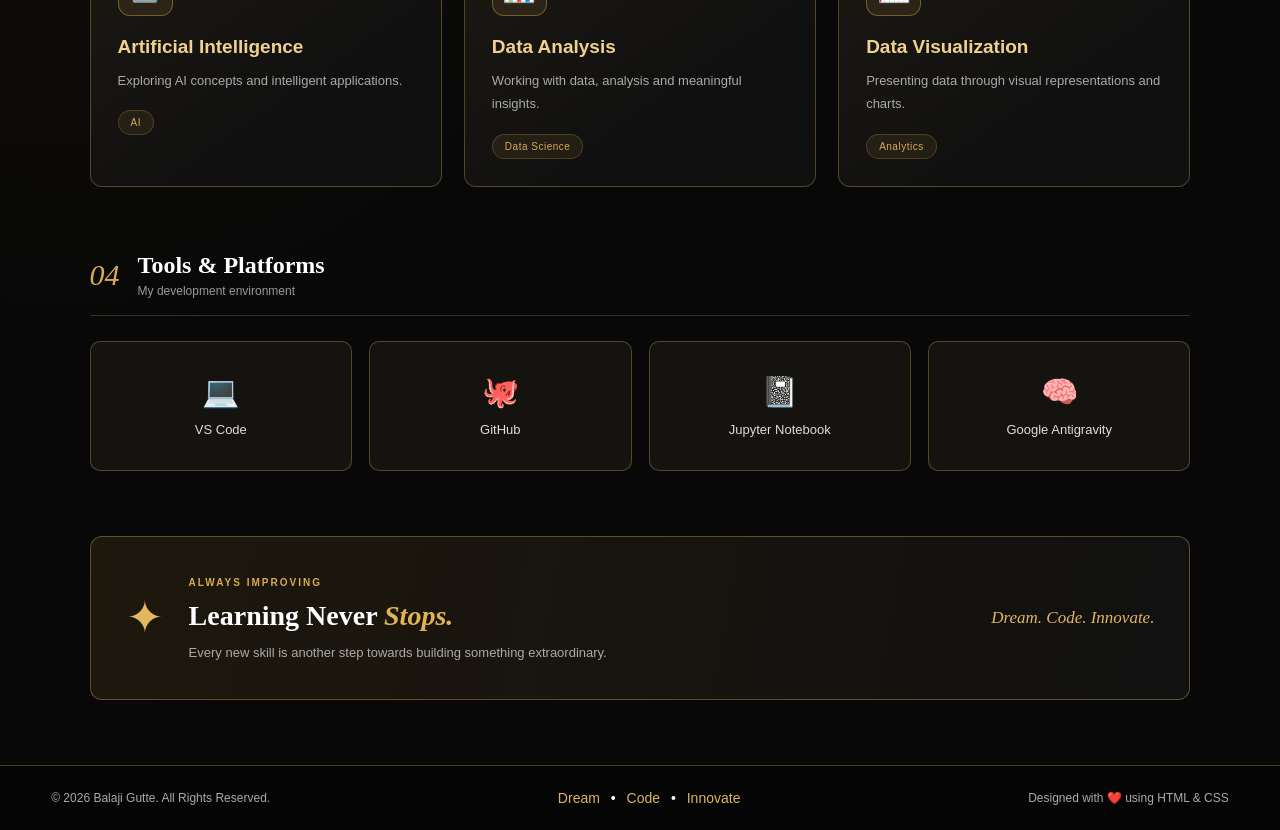
<file: skills.html>
<!DOCTYPE html>
<html lang="en">

<head>
    <meta charset="UTF-8">
    <meta name="viewport" content="width=device-width, initial-scale=1.0">

    <title>Skills | Balaji Gutte</title>

    <link rel="stylesheet" href="skills.css">
</head>

<body>

    <!-- NAVBAR -->
    <header class="navbar">

        <a href="index.html" class="brand">
            <span class="brand-logo">BG</span>
            <span>BALAJI <b>GUTTE</b></span>
        </a>

        <nav class="nav-links">
            <a href="index.html">⌂ Home</a>
            <a href="about.html">♟ About</a>
            <a href="education.html">🎓 Education</a>
            <a href="skills.html" class="active">⚙️ Skills</a>
            <a href="projects.html">⌘ Projects</a>
            <a href="achievements.html">🏆 Achievements</a>
            <a href="contact.html">✉️ Contact</a>
        </nav>

        <a href="assets/resume.pdf" class="resume-btn">
            ↓ Resume
        </a>

    </header>


    <!-- SKILLS PAGE -->
    <main class="skills-page">

        <!-- HERO SECTION -->
        <section class="skills-hero">

            <span class="eyebrow">03 — MY EXPERTISE</span>

            <h1>
                Technical <span>Skills</span>
            </h1>

            <p>
                The tools, technologies and abilities
                I use to transform ideas into reality.
            </p>

            <div class="heading-line"></div>

        </section>


        <!-- SKILL INTRO -->
        <section class="skill-intro">

            <div>
                <span class="section-label">WHAT I WORK WITH</span>

                <h2>
                    My Technical <span>Toolkit</span>
                </h2>

                <p>
                    I continuously explore new technologies
                    and improve my technical knowledge
                    through learning and practical projects.
                </p>
            </div>

            <div class="intro-symbol">
                &lt;/&gt;
            </div>

        </section>


        <!-- PROGRAMMING SKILLS -->
        <section class="skill-category">

            <div class="category-heading">
                <span class="category-number">01</span>

                <div>
                    <h2>Programming Languages</h2>
                    <p>Building logic through code</p>
                </div>
            </div>

            <div class="skills-grid">

                <article class="skill-card">
                    <div class="skill-icon">🐍</div>
                    <h3>Python</h3>
                    <p>
                        Programming fundamentals,
                        problem solving and scripting.
                    </p>
                    <span class="skill-tag">Programming</span>
                </article>

                <article class="skill-card">
                    <div class="skill-icon">C</div>
                    <h3>C Programming</h3>
                    <p>
                        Understanding programming logic,
                        structures and fundamentals.
                    </p>
                    <span class="skill-tag">Programming</span>
                </article>

            </div>

        </section>


        <!-- WEB DEVELOPMENT -->
        <section class="skill-category">

            <div class="category-heading">
                <span class="category-number">02</span>

                <div>
                    <h2>Web Development</h2>
                    <p>Designing modern web experiences</p>
                </div>
            </div>

            <div class="skills-grid">

                <article class="skill-card">
                    <div class="skill-icon">🌐</div>
                    <h3>HTML5</h3>
                    <p>
                        Creating structured,
                        semantic and accessible web pages.
                    </p>
                    <span class="skill-tag">Web Structure</span>
                </article>

                <article class="skill-card">
                    <div class="skill-icon">🎨</div>
                    <h3>CSS3</h3>
                    <p>
                        Styling responsive layouts,
                        modern interfaces and animations.
                    </p>
                    <span class="skill-tag">Web Design</span>
                </article>

            </div>

        </section>


        <!-- AI AND DATA SCIENCE -->
        <section class="skill-category">

            <div class="category-heading">
                <span class="category-number">03</span>

                <div>
                    <h2>AI & Data Science</h2>
                    <p>Exploring intelligent technologies</p>
                </div>
            </div>

            <div class="skills-grid">

                <article class="skill-card">
                    <div class="skill-icon">🤖</div>
                    <h3>Artificial Intelligence</h3>
                    <p>
                        Exploring AI concepts
                        and intelligent applications.
                    </p>
                    <span class="skill-tag">AI</span>
                </article>

                <article class="skill-card">
                    <div class="skill-icon">📊</div>
                    <h3>Data Analysis</h3>
                    <p>
                        Working with data,
                        analysis and meaningful insights.
                    </p>
                    <span class="skill-tag">Data Science</span>
                </article>

                <article class="skill-card">
                    <div class="skill-icon">📈</div>
                    <h3>Data Visualization</h3>
                    <p>
                        Presenting data through
                        visual representations and charts.
                    </p>
                    <span class="skill-tag">Analytics</span>
                </article>

            </div>

        </section>


        <!-- TOOLS -->
        <section class="skill-category">

            <div class="category-heading">
                <span class="category-number">04</span>

                <div>
                    <h2>Tools & Platforms</h2>
                    <p>My development environment</p>
                </div>
            </div>

            <div class="tools-grid">

                <div class="tool-item">
                    <span>💻</span>
                    <p>VS Code</p>
                </div>

                <div class="tool-item">
                    <span>🐙</span>
                    <p>GitHub</p>
                </div>

                <div class="tool-item">
                    <span>📓</span>
                    <p>Jupyter Notebook</p>
                </div>

                <div class="tool-item">
                    <span>🧠</span>
                    <p>Google Antigravity</p>
                </div>

            </div>

        </section>


        <!-- LEARNING SECTION -->
        <section class="learning-section">

            <div class="learning-icon">✦</div>

            <div>
                <span class="section-label">ALWAYS IMPROVING</span>

                <h2>
                    Learning Never <span>Stops.</span>
                </h2>

                <p>
                    Every new skill is another step
                    towards building something extraordinary.
                </p>
            </div>

            <div class="learning-signature">
                Dream. Code. Innovate.
            </div>

        </section>

    </main>


    <!-- FOOTER -->
    <footer class="footer">

        <p>© 2026 Balaji Gutte. All Rights Reserved.</p>

        <div class="footer-center">
            Dream <span>•</span> Code <span>•</span> Innovate
        </div>

        <p>Designed with ❤️ using HTML & CSS</p>

    </footer>

</body>
</html>
</file>
<file: style.css>
/* =========================================
   BALAJI GUTTE - NARUTO PORTFOLIO
========================================= */

* {
    margin: 0;
    padding: 0;
    box-sizing: border-box;
}

html {
    scroll-behavior: smooth;
}

body {
    background: #040404;
    color: white;
    font-family: 'Poppins', Arial, sans-serif;
    overflow-x: hidden;
}

a {
    text-decoration: none;
    color: inherit;
}


/* =========================================
   NAVBAR
========================================= */

.navbar {
    width: 100%;
    min-height: 75px;

    padding: 12px 3%;

    display: flex;
    align-items: center;
    justify-content: space-between;

    gap: 20px;

    background: rgba(5,5,5,0.97);

    border-bottom: 1px solid rgba(255,121,0,0.4);

    position: sticky;
    top: 0;

    z-index: 1000;
}

.brand {
    display: flex;
    align-items: center;
    gap: 15px;

    font-size: 20px;
    font-weight: 700;

    white-space: nowrap;
}

.brand  {
    color: #ff7900;
}

.leaf-logo {
    font-size: 25px;
    color: #ff7900;

    border-right: 2px solid #555;
    padding-right: 15px;
}

.nav-links {
    display: flex;
    align-items: center;
    gap: 22px;

    list-style: none;
}

.nav-links a {
    color: #ccc;

    font-size: 13px;
    font-weight: 600;

    transition: 0.3s;
}

.nav-links a:hover,
.nav-links .active {
    color: #ff7900;

    border-bottom: 2px solid #ff7900;
    padding-bottom: 8px;
}

.resume-btn {
    border: 1px solid #ff7900;

    padding: 10px 20px;

    border-radius: 30px;

    font-size: 13px;
    font-weight: 600;

    white-space: nowrap;

    transition: 0.3s;
}

.resume-btn:hover {
    background: #ff7900;
    color: black;

    box-shadow: 0 0 20px #ff7900;
}


/* =========================================
   HERO SECTION
========================================= */

.hero {

    min-height: 740px;

    width: 100%;

    position: relative;

    padding: 60px 4% 150px;

    background-image:
        url("assets/naruto-bg.jpeg");

    background-size: cover;

    background-position: center center;

    background-repeat: no-repeat;

    display: block;

    overflow: hidden;
}


/* DARK OVERLAY */

.hero-overlay {

    position: absolute;

    inset: 0;

    background: linear-gradient(

        90deg,

        rgba(0,0,0,0.92) 0%,

        rgba(0,0,0,0.75) 30%,

        rgba(0,0,0,0.25) 55%,

        rgba(0,0,0,0.45) 100%

    );

    z-index: 1;

    pointer-events: none;
}


/* =========================================
   LEFT CONTENT
========================================= */

.hero-content {

    position: relative;

    z-index: 3;

    width: 47%;

    max-width: 650px;

}


.welcome {

    display: flex;

    align-items: center;

    gap: 12px;

    font-size: 11px;

    font-weight: 700;

    letter-spacing: 4px;

    margin-bottom: 18px;

}

.welcome span {

    width: 45px;

    height: 2px;

    background: #ff7900;

    box-shadow: 0 0 10px #ff7900;

}


.hero-content h1 {

    font-size: clamp(40px, 4.8vw, 68px);

    font-weight: 900;

    font-style: italic;

    line-height: 1.15;

    margin-bottom: 15px;

}

.hero-content h1  {

    color: #ff7900;

    text-shadow: 0 0 20px #ff7900;

}


.hero-content h2 {

    font-size: clamp(15px, 1.7vw, 22px);

    font-weight: 500;

    color: white;

    margin-bottom: 20px;

}

.hero-content h2 strong {

    color: #ff7900;

}


.description {

    font-size: 15px;

    line-height: 1.8;

    color: #ccc;

    border-left: 3px solid #ff7900;

    padding-left: 15px;

    margin-bottom: 25px;

}


/* =========================================
   BUTTONS
========================================= */

.hero-buttons {

    display: flex;

    gap: 18px;

    flex-wrap: wrap;

    margin-bottom: 28px;

}


.primary-btn,
.secondary-btn {

    display: inline-flex;

    align-items: center;

    justify-content: center;

    gap: 10px;

    padding: 14px 25px;

    border-radius: 8px;

    font-size: 14px;

    font-weight: 700;

    transition: 0.3s;

}


.primary-btn {

    background: linear-gradient(
        135deg,
        #ffae00,
        #ff5500
    );

    color: black;

    box-shadow: 0 0 20px rgba(255,100,0,0.6);

}


.primary-btn:hover {

    transform: translateY(-4px);

    box-shadow: 0 0 30px #ff7900;

}


.secondary-btn {

    border: 1px solid #ff7900;

    background: rgba(0,0,0,0.7);

    color: white;

}


.secondary-btn:hover {

    background: #ff7900;

    color: black;

}


/* =========================================
   SOCIAL LINKS
========================================= */

.social-links {

    display: flex;

    gap: 15px;

}


.social-links a {

    width: 44px;

    height: 44px;

    display: flex;

    align-items: center;

    justify-content: center;

    border: 2px solid #ff7900;

    border-radius: 50%;

    color: #ff9700;

    font-size: 14px;

    font-weight: 700;

    background: rgba(0,0,0,0.8);

    box-shadow: 0 0 12px rgba(255,115,0,0.4);

    transition: 0.3s;

}


.social-links a:hover {

    background: #ff7900;

    color: black;

    transform: translateY(-4px);

}


/* =========================================
   PROFILE AREA - RIGHT SIDE
========================================= */

.profile-area {

   position: absolute;

   z-index: 2;

   top: 90px;

   right: 30px;

   width: 32%;

   display: flex;

   flex-direction: column;

   align-items: center;
   margin-top: 25px;

}



/* PROFILE CIRCLE */

.profile-fire-ring {

    position: relative;

    width: 320px;
    height: 360px;

    display: flex;

    align-items: center;

    justify-content: center;

}


/* GLOWING ORANGE RING */

.profile-fire-ring::before {

    content: "";

    position: absolute;

    width: 270;

    height: 270px;

    border: 5px solid #ff7900;

    border-radius: 50%;

    box-shadow:

        0 0 15px #ff7900,

        0 0 30px #ff6500,

        0 0 6px rgba(255,80,0,0.8);

    z-index: 1;

}


/* PROFILE IMAGE */

.profile-frame {

    position: relative;

    z-index: 2;

    width: 250px;

    height: 310px;

    display: flex;

    align-items: center;

    justify-content: center;

    background: transparent;

    overflow: visible;

}


.profile-frame img {

    width: 100%;

    height: 100%;

    object-fit: contain;

    display: block;

    filter:

        drop-shadow(0 0 12px rgba(255,120,0,0.8))

        drop-shadow(0 0 25px rgba(255,50,0,0.5));

}


/* =========================================
   SIGNATURE
========================================= */

.signature {

    position: relative;

    z-index: 5;

    margin-top: -45px;

    margin-left: 100px;

    font-family: 'Alex Brush', cursive;

    font-size: 38px;

    font-weight: 500;

    color: white;

    transform: rotate(-10deg);

    text-shadow:

        0 0 10px #ff7900,

        0 0 20px #ff3b00;

    white-space: nowrap;

}


/* =========================================
   AVAILABILITY
========================================= */

.availability {

    display: inline-flex;

    align-items: center;

    justify-content: center;

    gap: 8px;

    padding: 9px 20px;

    margin-top: 18px;

    border: 1px solid #ff7900;

    border-radius: 30px;

    background: rgba(0,0,0,0.92);

    color: white;

    font-size: 13px;

    font-weight: 600;

    box-shadow: 0 0 15px rgba(255,120,0,0.5);

    white-space: nowrap;


}


.green-dot {

    width: 9px;

    height: 9px;

    border-radius: 50%;

    background: #00ff66;

    box-shadow: 0 0 10px #00ff66;

}


/* =========================================
   QUICK NAVIGATION CARDS
========================================= */

.quick-cards {

    position: absolute;

    left: 3%;

    bottom: 28px;

    width: 94%;

    display: grid;

    grid-template-columns: repeat(6, 1fr);

    gap: 16px;

    z-index: 6;

}


.quick-card {

    min-height: 115px;

    padding: 15px;

    background: rgba(12,6,2,0.90);

    border: 1px solid #ff7900;

    clip-path: polygon(

        14px 0%,

        100% 0%,

        100% calc(100% - 14px),

        calc(100% - 14px) 100%,

        0% 100%,

        0% 14px

    );

    transition: 0.3s;

}


.quick-card:hover {

    transform: translateY(-6px);

    background: rgba(45,18,0,0.95);

    box-shadow: 0 0 25px #ff7900;

}


.card-top {

    display: flex;

    align-items: center;

    justify-content: space-between;

    margin-bottom: 10px;

}


.card-num {

    color: #ff7900;

    font-size: 18px;

    font-weight: 800;

}


.card-icon {

    color: #ff9700;

    font-size: 22px;

}


.quick-card h3 {

    font-size: 16px;

    margin-bottom: 6px;

}


.quick-card p {

    color: #aaa;

    font-size: 12px;

}


/* =========================================
   FOOTER
========================================= */

.footer {

    min-height: 60px;

    padding: 15px 4%;

    background: #040404;

    border-top: 1px solid rgba(255,121,0,0.4);

    display: flex;

    justify-content: space-between;

    align-items: center;

    gap: 15px;

    font-size: 12px;

    color: #aaa;

}


.footer-center {

    display: flex;

    align-items: center;

    gap: 12px;

    color: #ff7900;

}


.footer-center span {

    width: 35px;

    height: 1px;

    background: #ff7900;

}


.footer-center b {

    color: white;

}


/* =========================================
   RESPONSIVE - TABLET
========================================= */

@media (max-width: 1050px) {

    .navbar {

        flex-wrap: wrap;

        justify-content: center;

    }

    .nav-links {

        gap: 14px;

        flex-wrap: wrap;

        justify-content: center;

    }

    .hero {

        min-height: auto;

        padding: 50px 4% 35px;

        display: flex;

        flex-direction: column;

        align-items: center;

    }

    .hero-content {

        width: 100%;

        text-align: center;

    }

    .welcome {

        justify-content: center;

    }

    .description {

        border-left: none;

        border-top: 2px solid #ff7900;

        padding: 12px 0 0;

    }

    .hero-buttons,
    .social-links {

        justify-content: center;

    }

    .profile-area {

        position: relative;

        top: auto;

        right: auto;

        width: 75%;

        max-width: 440px;

        margin: 45px auto 35px;

    }

    .quick-cards {

        position: relative;

        bottom: auto;

        left: auto;

        width: 100%;

        grid-template-columns: repeat(3, 1fr);

    }

}


/* =========================================
   RESPONSIVE - MOBILE
========================================= */

@media (max-width: 650px) {

    .navbar {

        flex-direction: column;

        gap: 15px;

        padding: 18px;

    }

    .nav-links {

        gap: 14px;

    }

    .nav-links a {

        font-size: 12px;

    }

    .hero-content h1 {

        font-size: 38px;

    }

    .hero-content h2 {

        font-size: 15px;

    }

    .description {

        font-size: 13px;

    }

    .hero-buttons {

        flex-direction: column;

        align-items: center;

    }

    .profile-area {

        width: 95%;

    }

    .profile-fire-ring {

        max-width: 340px;

    }

    .signature {

        font-size: 38px;

        margin-left: 50px;

        margin-top: -30px;

    }

    .quick-cards {

        grid-template-columns: repeat(2, 1fr);

    }

    .footer {

        flex-direction: column;

        text-align: center;

    }

}


/* =========================================
   SMALL MOBILE
========================================= */

@media (max-width: 420px) {

    .quick-cards {

        grid-template-columns: 1fr;

    }

    .hero-content h1 {

        font-size: 32px;

    }

    .welcome {

        font-size: 9px;

        letter-spacing: 2px;

    }

    .availability {

        font-size: 11px;

        padding: 8px 12px;

    }

}
@media (max-width: 1050px) {

    .profile-area {

        position: relative;

        top: auto;
        right: auto;

        width: 100%;

        margin: 30px auto;

    }

    .profile-fire-ring {

        width: 320px;
        height: 360px;

    }

    .profile-fire-ring::before {

        width: 280px;
        height: 280px;

    }

}

@media (max-width: 500px) {

    .profile-fire-ring {

        width: 280px;
        height: 320px;

    }

    .profile-fire-ring::before {

        width: 240px;
        height: 240px;

    }

    .signature {

        font-size: 36px;

    }

}
/* Move Complete Profile Section to Right */

.profile-area {
    right: 0% !important;
    transform: translateX(15px);
}

/* Keep Name and Availability Together */

.signature {
    margin-left: 100px;
}

.availability {
    margin-left: 15px;
}

/* Mobile Adjustment */

@media (max-width: 1050px) {
    .profile-area {
        right: auto !important;
        transform: none;
    }

    .signature,
    .availability {
        margin-left: 0;
    }
}
</file>
<file: about.css>
/* =========================
   GLOBAL SETTINGS
========================= */

* {
    margin: 0;
    padding: 0;
    box-sizing: border-box;
}

body {
    background: #050505;
    color: #fff;
    font-family: Arial, Helvetica, sans-serif;
}

a {
    text-decoration: none;
    color: inherit;
}

/* =========================
   NAVBAR
========================= */

.navbar {
    min-height: 75px;
    padding: 12px 2.5%;
    display: flex;
    align-items: center;
    justify-content: space-between;
    gap: 20px;
    background: #080808;
    border-bottom: 1px solid #743100;
}

.brand {
    display: flex;
    align-items: center;
    gap: 20px;
    font-size: 22px;
    font-weight: bold;
    white-space: nowrap;
}

.brand b {
    color: #ff7900;
}

.leaf-logo {
    font-size: 28px;
    color: #ff7900;
    border-right: 2px solid #777;
    padding-right: 22px;
}

.nav-links {
    display: flex;
    align-items: center;
    justify-content: center;
    gap: 22px;
    list-style: none;
    flex-wrap: wrap;
}

.nav-links a {
    font-size: 14px;
    font-weight: 600;
    padding: 15px 0;
    transition: 0.3s;
}

.nav-links a:hover,
.nav-links .active {
    color: #ff8a00;
    border-bottom: 2px solid #ff7900;
}

.resume-btn {
    border: 1px solid #ff7900;
    padding: 12px 18px;
    border-radius: 30px;
    font-size: 13px;
    font-weight: bold;
    white-space: nowrap;
}

.resume-btn:hover {
    background: #ff7900;
    color: #000;
}

/* =========================
   ABOUT SECTION
========================= */

.about-section {
    min-height: 100vh;
    padding: 65px 7%;
    background:
        linear-gradient(
            rgba(0,0,0,0.91),
            rgba(0,0,0,0.95)
        ),
        url("assets/naruto-bg.jpeg");

    background-size: cover;
    background-position: center;
    background-attachment: fixed;
}

/* SECTION HEADING */

.section-heading {
    text-align: center;
    margin-bottom: 55px;
}

.section-heading > span {
    color: #ff7900;
    letter-spacing: 4px;
    font-size: 12px;
    font-weight: bold;
}

.section-heading h1 {
    font-size: 48px;
    margin: 15px 0;
}

.section-heading h1 strong,
.section-heading h2 strong {
    color: #ff7900;
}

.section-heading p {
    color: #aaa;
    font-size: 15px;
}

/* =========================
   ABOUT CONTAINER
========================= */

.about-container {
    display: flex;
    align-items: center;
    justify-content: center;
    gap: 75px;
    max-width: 1150px;
    margin: auto;
}

/* PROFILE IMAGE */

.about-image-area {
    width: 40%;
    text-align: center;
}

.image-frame {
    max-width: 340px;
    height: 390px;
    margin: auto;
    padding: 8px;
    border: 2px solid #ff7900;
    border-radius: 12px;
    background: rgba(255,100,0,0.08);
    box-shadow: 0 0 25px rgba(255,100,0,0.4);
    overflow: hidden;
}

.image-frame img {
    width: 100%;
    height: 100%;
    object-fit: cover;
    border-radius: 7px;
}

.image-caption {
    margin-top: 22px;
}

.image-caption span {
    font-size: 11px;
    letter-spacing: 3px;
    color: #ff7900;
}

.image-caption h2 {
    font-size: 27px;
    margin: 10px 0;
}

.image-caption p {
    color: #aaa;
}

/* ABOUT CONTENT */

.about-content {
    width: 60%;
}

.orange-label {
    display: inline-block;
    color: #ff7900;
    font-size: 13px;
    letter-spacing: 2px;
    margin-bottom: 18px;
}

.about-content h2 {
    font-size: 43px;
    margin-bottom: 15px;
}

.about-content h2 strong {
    color: #ff7900;
}

.about-content h3 {
    font-size: 19px;
    color: #ddd;
    font-weight: normal;
    line-height: 1.6;
    margin-bottom: 25px;
}

.about-content p {
    color: #bbb;
    font-size: 15px;
    line-height: 1.9;
    margin-bottom: 16px;
}

/* ABOUT BUTTON */

.about-btn {
    display: inline-block;
    margin-top: 15px;
    padding: 15px 25px;
    background: linear-gradient(135deg, #ffae00, #ff5a00);
    color: #080808;
    font-size: 13px;
    font-weight: bold;
    border-radius: 5px;
    box-shadow: 0 0 18px rgba(255,100,0,0.4);
    transition: 0.3s;
}

.about-btn:hover {
    transform: translateY(-4px);
    box-shadow: 0 0 28px #ff7900;
}

/* =========================
   PERSONAL DETAILS
========================= */

.details-section {
    margin-top: 100px;
}

.small-heading {
    margin-bottom: 35px;
}

.small-heading h2 {
    font-size: 35px;
    margin-top: 12px;
}

.details-grid {
    display: grid;
    grid-template-columns: repeat(4, 1fr);
    gap: 22px;
}

.detail-card {
    padding: 28px 18px;
    text-align: center;
    background: rgba(15,15,15,0.9);
    border: 1px solid #703000;
    border-radius: 10px;
    transition: 0.3s;
}

.detail-card:hover {
    transform: translateY(-8px);
    border-color: #ff7900;
    box-shadow: 0 0 20px rgba(255,100,0,0.3);
}

.detail-icon {
    font-size: 34px;
}

.detail-card h3 {
    font-size: 18px;
    margin: 15px 0 10px;
}

.detail-card p {
    color: #ff7900;
    font-size: 15px;
    font-weight: bold;
    margin-bottom: 8px;
}

.detail-card small {
    color: #aaa;
    line-height: 1.5;
}

/* =========================
   PHILOSOPHY
========================= */

.philosophy {
    margin-top: 100px;
    padding: 55px 20px;
    text-align: center;
    background: rgba(20,10,0,0.85);
    border: 1px solid #743100;
    border-radius: 12px;
    box-shadow: 0 0 20px rgba(255,100,0,0.15);
}

.philosophy > span {
    color: #ff7900;
    font-size: 12px;
    letter-spacing: 4px;
}

.philosophy h2 {
    font-size: 35px;
    margin-top: 15px;
}

.philosophy h2 strong {
    color: #ff7900;
}

.philosophy p {
    margin: 20px auto 0;
    max-width: 650px;
    color: #bbb;
    line-height: 1.8;
}

/* =========================
   FOOTER
========================= */

.footer {
    min-height: 65px;
    padding: 18px 4%;
    background: #050505;
    border-top: 1px solid #743100;
    display: flex;
    align-items: center;
    justify-content: space-between;
    gap: 15px;
    font-size: 12px;
    color: #ddd;
}

.footer-center {
    color: #ff7900;
    font-size: 14px;
}

.footer-center b {
    color: white;
}

/* =========================
   RESPONSIVE DESIGN
========================= */

@media (max-width: 1100px) {

    .navbar {
        flex-wrap: wrap;
        justify-content: center;
    }

    .nav-links {
        gap: 15px;
    }

    .about-container {
        gap: 35px;
    }

    .details-grid {
        grid-template-columns: repeat(2, 1fr);
    }
}

@media (max-width: 700px) {

    .navbar {
        flex-direction: column;
        padding: 18px 12px;
    }

    .nav-links {
        gap: 12px 18px;
    }

    .nav-links a {
        font-size: 12px;
    }

    .about-section {
        padding: 45px 6%;
        background-attachment: scroll;
    }

    .section-heading h1 {
        font-size: 36px;
    }

    .about-container {
        flex-direction: column;
        gap: 40px;
    }

    .about-image-area,
    .about-content {
        width: 100%;
    }

    .image-frame {
        max-width: 280px;
        height: 330px;
    }

    .about-content {
        text-align: center;
    }

    .about-content h2 {
        font-size: 34px;
    }

    .about-content h3 {
        font-size: 16px;
    }

    .details-section,
    .philosophy {
        margin-top: 65px;
    }

    .details-grid {
        grid-template-columns: 1fr;
    }

    .philosophy h2 {
        font-size: 27px;
    }

    .footer {
        flex-direction: column;
        text-align: center;
    }
}
</file>
<file: achievements.css>
* {
    margin: 0;
    padding: 0;
    box-sizing: border-box;
}

:root {
    --gold: #e8b84c;
    --gold-light: #ffd77b;
    --background: #080808;
    --card: #111111;
    --text: #f5f5f5;
    --muted: #a1a1a1;
}

body {
    background: var(--background);
    color: var(--text);
    font-family: 'Inter', sans-serif;
}

/* NAVBAR */

.navbar {
    min-height: 78px;
    padding: 0 6%;
    display: flex;
    align-items: center;
    justify-content: space-between;
    gap: 25px;
    background: rgba(8,8,8,0.96);
    border-bottom: 1px solid rgba(232,184,76,0.25);
    position: sticky;
    top: 0;
    z-index: 100;
}

.logo {
    color: white;
    font-weight: 800;
    font-size: 19px;
    text-decoration: none;
    white-space: nowrap;
}

.logo span,
.logo b {
    color: var(--gold);
}

.navbar nav {
    display: flex;
    align-items: center;
    gap: 23px;
}

.navbar nav a {
    text-decoration: none;
    color: #d1d1d1;
    font-size: 13px;
    font-weight: 600;
    padding: 29px 0;
    transition: 0.3s;
}

.navbar nav a:hover,
.navbar nav a.active {
    color: var(--gold);
}

.navbar nav a.active {
    border-bottom: 3px solid var(--gold);
}

.resume-btn {
    color: var(--gold);
    border: 1px solid var(--gold);
    padding: 11px 18px;
    border-radius: 5px;
    text-decoration: none;
    font-size: 12px;
    font-weight: 700;
    white-space: nowrap;
    transition: 0.3s;
}

.resume-btn:hover {
    background: var(--gold);
    color: black;
}


/* HERO */

.hero {
    padding: 100px 9% 55px;
}

.eyebrow {
    color: var(--gold);
    font-size: 11px;
    letter-spacing: 4px;
    font-weight: 800;
    margin-bottom: 20px;
}

.hero h1 {
    font-family: 'Playfair Display', serif;
    font-size: clamp(38px, 6vw, 76px);
    line-height: 1.15;
}

.hero h1 span,
.section-heading h2 span {
    color: var(--gold);
}

.hero-text {
    color: #b6b6b6;
    font-size: 16px;
    margin-top: 18px;
    line-height: 1.8;
}

.gold-line {
    width: 100px;
    height: 3px;
    margin-top: 25px;
    background: var(--gold);
}


/* STATS */

.stats {
    margin: 20px 9% 90px;
    padding: 30px;
    display: grid;
    grid-template-columns: repeat(3, 1fr);
    background: linear-gradient(120deg, #151515, #0b0b0b);
    border: 1px solid rgba(232,184,76,0.3);
    border-radius: 12px;
}

.stat-box {
    text-align: center;
    padding: 10px;
    border-right: 1px solid #343434;
}

.stat-box:last-child {
    border: none;
}

.stat-box h2 {
    color: var(--gold);
    font-size: 34px;
    margin-bottom: 10px;
}

.stat-box p {
    color: var(--muted);
    font-size: 13px;
}


/* ACHIEVEMENTS */

.achievement-section {
    padding: 0 9% 100px;
}

.section-heading {
    display: flex;
    justify-content: space-between;
    align-items: end;
    gap: 30px;
    margin-bottom: 40px;
}

.section-heading h2 {
    font-family: 'Playfair Display', serif;
    font-size: 38px;
}

.section-note {
    max-width: 330px;
    color: var(--muted);
    font-size: 13px;
    line-height: 1.8;
}


/* CERTIFICATE GRID */

.certificate-grid {
    display: grid;
    grid-template-columns: repeat(3, minmax(0, 1fr));
    gap: 28px;
}

.certificate-card {
    background: var(--card);
    border: 1px solid #292929;
    border-radius: 12px;
    overflow: hidden;
    transition: 0.35s ease;
}

.certificate-card:hover {
    transform: translateY(-8px);
    border-color: var(--gold);
    box-shadow: 0 15px 40px rgba(232,184,76,0.10);
}


/* IMAGE */

.certificate-image {
    width: 100%;
    height: 230px;
    position: relative;
    background: #1a1a1a;
    overflow: hidden;
    display: flex;
    justify-content: center;
    align-items: center;
}

.certificate-image img {
    display: block;
    width: 100%;
    height: 100%;
    object-fit: contain;
    padding: 10px;
    transition: 0.4s;
}

.certificate-card:hover .certificate-image img {
    transform: scale(1.04);
}

.image-tag {
    position: absolute;
    top: 15px;
    left: 15px;
    background: rgba(0,0,0,0.85);
    color: var(--gold);
    padding: 7px 11px;
    border: 1px solid rgba(232,184,76,0.5);
    border-radius: 4px;
    font-size: 9px;
    font-weight: 800;
    letter-spacing: 1px;
}


/* CARD CONTENT */

.card-content {
    padding: 23px;
}

.category {
    color: var(--gold);
    font-size: 10px;
    font-weight: 800;
    letter-spacing: 2px;
    margin-bottom: 13px;
}

.card-content h3 {
    font-size: 18px;
    margin-bottom: 13px;
}

.card-content > p:not(.category) {
    color: #a9a9a9;
    font-size: 13px;
    line-height: 1.8;
    min-height: 75px;
}

.card-footer {
    display: flex;
    justify-content: space-between;
    align-items: center;
    gap: 10px;
    border-top: 1px solid #303030;
    padding-top: 18px;
    margin-top: 20px;
}

.card-footer span {
    font-size: 10px;
    color: #999;
}

.card-footer a {
    font-size: 11px;
    font-weight: 700;
    color: var(--gold);
    text-decoration: none;
    white-space: nowrap;
}

.card-footer a:hover {
    color: var(--gold-light);
}


/* FOOTER */

.footer {
    text-align: center;
    padding: 50px 20px;
    background: #050505;
}

.footer-line {
    width: 60px;
    height: 2px;
    background: var(--gold);
    margin: 0 auto 30px;
}

.footer h2 {
    font-family: 'Playfair Display', serif;
    margin-bottom: 15px;
}

.footer h2 span {
    color: var(--gold);
}

.footer p {
    font-size: 12px;
    color: #777;
    margin-top: 25px;
}


/* TABLET */

@media (max-width: 1050px) {

    .navbar {
        flex-wrap: wrap;
        padding: 18px 4%;
    }

    .navbar nav {
        order: 3;
        width: 100%;
        justify-content: center;
        flex-wrap: wrap;
        gap: 18px;
    }

    .navbar nav a {
        padding: 10px 0;
    }

    .certificate-grid {
        grid-template-columns: repeat(2, minmax(0, 1fr));
    }
}


/* MOBILE */

@media (max-width: 600px) {

    .hero {
        padding: 65px 6% 40px;
    }

    .stats {
        margin: 10px 6% 65px;
        padding: 15px 5px;
    }

    .stat-box h2 {
        font-size: 24px;
    }

    .stat-box p {
        font-size: 10px;
    }

    .achievement-section {
        padding: 0 6% 70px;
    }

    .section-heading {
        display: block;
    }

    .section-heading h2 {
        font-size: 30px;
    }

    .section-note {
        margin-top: 15px;
    }

    .certificate-grid {
        grid-template-columns: 1fr;
    }

    .certificate-image {
        height: 240px;
    }

    .navbar nav {
        gap: 12px;
    }

    .navbar nav a {
        font-size: 11px;
    }

    .logo {
        font-size: 15px;
    }

    .resume-btn {
        padding: 9px 12px;
    }
}
</file>
<file: contact.css>
* {
    margin: 0;
    padding: 0;
    box-sizing: border-box;
}

body {
    background: #080808;
    color: #f5f5f5;
    font-family: 'Poppins', sans-serif;
}

/* NAVBAR */

.navbar {
    width: 100%;
    min-height: 75px;
    padding: 15px 5%;
    display: flex;
    align-items: center;
    justify-content: space-between;
    background: rgba(8,8,8,0.96);
    border-bottom: 1px solid rgba(212,168,75,0.25);
    position: sticky;
    top: 0;
    z-index: 100;
}

.logo {
    color: white;
    text-decoration: none;
    font-weight: 700;
    font-size: 19px;
    white-space: nowrap;
}

.logo span, .logo b {
    color: #d9ad50;
}

.navbar nav {
    display: flex;
    gap: 20px;
    flex-wrap: wrap;
    justify-content: center;
}

.navbar nav a {
    text-decoration: none;
    color: #ccc;
    font-size: 12px;
    transition: 0.3s;
}

.navbar nav a:hover,
.navbar nav a.active {
    color: #e7bb61;
}

.resume-btn {
    text-decoration: none;
    color: #e7bb61;
    border: 1px solid #d9ad50;
    padding: 9px 17px;
    border-radius: 5px;
    font-size: 12px;
}

/* MAIN SECTION */

.contact-section {
    max-width: 1250px;
    margin: auto;
    padding: 85px 7% 30px;
}

.section-label {
    color: #d9ad50;
    letter-spacing: 4px;
    font-size: 12px;
    font-weight: 600;
}

h1 {
    font-family: 'Playfair Display', serif;
    font-size: clamp(38px, 5vw, 65px);
    margin-top: 18px;
    line-height: 1.2;
}

h1 span, .contact-footer span {
    color: #dfb454;
    font-style: italic;
}

.intro {
    color: #aaa;
    margin-top: 18px;
    max-width: 650px;
    line-height: 1.9;
    font-size: 14px;
}

/* CONTACT CONTAINER */

.contact-container {
    display: grid;
    grid-template-columns: 1fr 1fr;
    gap: 35px;
    margin-top: 55px;
}

/* LEFT SIDE */

.contact-info {
    padding: 30px;
    background: linear-gradient(145deg,#151515,#0b0b0b);
    border: 1px solid rgba(217,173,80,0.25);
    border-radius: 14px;
}

.contact-info h2 {
    font-size: 26px;
    color: #e8bd65;
}

.info-text {
    color: #aaa;
    font-size: 13px;
    line-height: 1.9;
    margin: 15px 0 28px;
}

.info-card {
    display: flex;
    align-items: center;
    gap: 17px;
    padding: 18px 0;
    border-bottom: 1px solid #292929;
}

.info-icon {
    width: 45px;
    height: 45px;
    display: grid;
    place-items: center;
    flex-shrink: 0;
    background: rgba(217,173,80,0.1);
    border: 1px solid rgba(217,173,80,0.4);
    border-radius: 10px;
    color: #e7bb61;
    font-size: 19px;
    font-weight: 700;
}

.info-card h3 {
    font-size: 14px;
    margin-bottom: 5px;
}

.info-card a {
    color: #aaa;
    text-decoration: none;
    font-size: 12px;
    overflow-wrap: anywhere;
}

.info-card a:hover {
    color: #e7bb61;
}

.availability {
    margin-top: 25px;
    color: #bdbdbd;
    font-size: 11px;
}

.online-dot {
    display: inline-block;
    width: 8px;
    height: 8px;
    background: #50cf8b;
    border-radius: 50%;
    margin-right: 8px;
}

/* RIGHT SIDE FORM */

.contact-form {
    padding: 35px;
    background: #111;
    border: 1px solid rgba(217,173,80,0.35);
    border-radius: 14px;
    box-shadow: 0 15px 45px rgba(0,0,0,0.4);
}

.form-heading {
    font-size: 23px;
    font-weight: 600;
    color: #e7bb61;
}

.contact-form > p {
    font-size: 12px;
    color: #999;
    margin: 10px 0 25px;
}

.contact-form form {
    display: flex;
    flex-direction: column;
}

.contact-form label {
    color: #ddd;
    font-size: 12px;
    margin: 13px 0 8px;
}

.contact-form input,
.contact-form textarea {
    width: 100%;
    background: #080808;
    border: 1px solid #303030;
    border-radius: 6px;
    padding: 14px;
    color: white;
    outline: none;
    font-family: 'Poppins', sans-serif;
    font-size: 12px;
    resize: vertical;
}

.contact-form input:focus,
.contact-form textarea:focus {
    border-color: #d9ad50;
    box-shadow: 0 0 10px rgba(217,173,80,0.1);
}

.contact-form button {
    margin-top: 25px;
    padding: 15px;
    border: none;
    border-radius: 6px;
    background: linear-gradient(100deg,#b88936,#f1cf79);
    color: #090909;
    font-size: 13px;
    font-weight: 700;
    cursor: pointer;
    transition: 0.3s;
}

.contact-form button:hover {
    transform: translateY(-3px);
    box-shadow: 0 8px 25px rgba(217,173,80,0.25);
}

.contact-form button span {
    margin-left: 10px;
}

/* FOOTER */

.contact-footer {
    text-align: center;
    margin-top: 80px;
    padding: 35px 10px;
    border-top: 1px solid #292929;
}

.contact-footer > p:first-child {
    color: #d9ad50;
    font-size: 10px;
    letter-spacing: 3px;
}

.contact-footer h2 {
    font-family: 'Playfair Display', serif;
    font-size: clamp(22px, 4vw, 32px);
    margin: 18px 0;
}

.copyright {
    color: #777;
    font-size: 11px;
    margin-top: 35px;
}

/* RESPONSIVE */

@media (max-width: 900px) {
    .navbar {
        flex-wrap: wrap;
        gap: 15px;
    }

    .navbar nav {
        order: 3;
        width: 100%;
        gap: 13px;
    }

    .contact-container {
        grid-template-columns: 1fr;
    }
}

@media (max-width: 500px) {
    .contact-section {
        padding: 55px 5% 20px;
    }

    .navbar nav a {
        font-size: 10px;
    }

    .contact-info,
    .contact-form {
        padding: 22px;
    }
}
</file>
<file: education.css>
/* ==============================
   GLOBAL SETTINGS
============================== */

* {
    margin: 0;
    padding: 0;
    box-sizing: border-box;
}

html {
    scroll-behavior: smooth;
}

body {
    background: #080808;
    color: #ffffff;
    font-family: 'Segoe UI', Arial, sans-serif;
}

a {
    text-decoration: none;
    color: inherit;
}


/* ==============================
   NAVBAR
============================== */

.navbar {
    min-height: 76px;
    padding: 12px 3%;
    display: flex;
    align-items: center;
    justify-content: space-between;
    gap: 20px;
    background: rgba(8, 8, 8, 0.97);
    border-bottom: 1px solid rgba(212, 164, 74, 0.3);
    position: sticky;
    top: 0;
    z-index: 100;
}

.brand {
    display: flex;
    align-items: center;
    gap: 12px;
    font-size: 20px;
    font-weight: 800;
    white-space: nowrap;
}

.brand-logo {
    width: 43px;
    height: 43px;
    display: grid;
    place-items: center;
    border: 1px solid #d7a94d;
    border-radius: 12px;
    color: #e9bd65;
    font-size: 16px;
}

.brand b {
    color: #dcae55;
}

.nav-links {
    display: flex;
    align-items: center;
    gap: 20px;
}

.nav-links a {
    font-size: 13px;
    font-weight: 600;
    color: #c9c9c9;
    padding: 14px 0;
    transition: 0.3s;
}

.nav-links a:hover,
.nav-links a.active {
    color: #e7b957;
}

.nav-links a.active {
    border-bottom: 2px solid #dcae55;
}

.resume-btn {
    padding: 11px 19px;
    border: 1px solid #dcae55;
    border-radius: 7px;
    color: #eac36e;
    font-size: 13px;
    font-weight: bold;
    white-space: nowrap;
    transition: 0.3s;
}

.resume-btn:hover {
    background: #dcae55;
    color: #080808;
}


/* ==============================
   MAIN PAGE
============================== */

.education-page {
    min-height: 100vh;
    padding: 65px 7%;
    background:
        radial-gradient(
            ellipse at 85% 15%,
            rgba(153, 111, 40, 0.10),
            transparent 38%
        ),
        radial-gradient(
            ellipse at 5% 70%,
            rgba(180, 135, 55, 0.06),
            transparent 35%
        ),
        #080808;
}


/* ==============================
   PAGE INTRO
============================== */

.page-intro {
    margin-bottom: 48px;
}

.eyebrow {
    color: #d9aa50;
    font-size: 12px;
    font-weight: 700;
    letter-spacing: 4px;
}

.page-intro h1 {
    font-family: Georgia, serif;
    font-size: clamp(38px, 5vw, 65px);
    margin: 16px 0 12px;
    letter-spacing: -2px;
}

.page-intro h1 span {
    color: #d9aa50;
    font-style: italic;
}

.page-intro p {
    color: #aaa;
    font-family: Georgia, serif;
    font-size: 17px;
    font-style: italic;
}

.heading-line {
    width: 190px;
    height: 2px;
    margin-top: 22px;
    background: linear-gradient(
        to right,
        #e7b957,
        transparent
    );
}


/* ==============================
   EDUCATION LAYOUT
============================== */

.education-layout {
    display: grid;
    grid-template-columns: 1.7fr 1fr;
    gap: 35px;
    align-items: start;
}


/* ==============================
   TIMELINE
============================== */

.timeline {
    position: relative;
    padding-left: 28px;
    border-left: 2px solid #8f6b2e;
}

.education-card {
    position: relative;
    display: flex;
    gap: 24px;
    padding: 27px 24px;
    margin-bottom: 22px;
    background: linear-gradient(
        120deg,
        rgba(29, 27, 23, 0.95),
        rgba(12, 12, 12, 0.96)
    );
    border: 1px solid rgba(210, 166, 80, 0.48);
    border-radius: 12px;
    transition: 0.3s;
}

.education-card::before {
    content: "";
    position: absolute;
    left: -38px;
    top: 37px;
    width: 15px;
    height: 15px;
    border-radius: 50%;
    background: #e6b957;
    border: 4px solid #17130b;
    box-shadow: 0 0 12px rgba(231, 185, 87, 0.7);
}

.education-card:hover {
    transform: translateY(-5px);
    border-color: #edc56f;
    box-shadow: 0 10px 30px rgba(194, 146, 55, 0.12);
}


/* ICON */

.card-icon {
    min-width: 82px;
    height: 82px;
    display: grid;
    place-items: center;
    font-size: 34px;
    border: 1px solid #b58a3d;
    border-radius: 14px;
    background: rgba(194, 146, 55, 0.09);
}


/* CARD CONTENT */

.card-content {
    flex: 1;
}

.card-number {
    color: #d8aa50;
    font-size: 10px;
    font-weight: 800;
    letter-spacing: 2px;
}

.card-content h2 {
    font-size: 19px;
    line-height: 1.5;
    margin: 9px 0 12px;
}

.card-content h2 span {
    color: #e3b75e;
}

.institution {
    color: #d1d1d1;
    font-size: 14px;
    margin-bottom: 11px;
}

.institution span {
    color: #e5b657;
}

.card-meta {
    display: flex;
    flex-wrap: wrap;
    align-items: center;
    gap: 12px;
    color: #aaa;
    font-size: 12px;
}

.status {
    color: #dcb45e;
    padding: 5px 10px;
    background: rgba(220, 174, 85, 0.1);
    border-radius: 20px;
}

.description {
    color: #aaa;
    font-size: 13px;
    line-height: 1.8;
    margin-top: 15px;
}


/* ==============================
   HIGHLIGHTS PANEL
============================== */

.highlights-panel {
    padding: 27px;
    background: linear-gradient(
        145deg,
        #1b1812,
        #0d0d0d 65%
    );
    border: 1px solid rgba(218, 174, 83, 0.55);
    border-radius: 14px;
    box-shadow: 0 12px 35px rgba(0, 0, 0, 0.4);
    position: sticky;
    top: 105px;
}

.panel-heading {
    display: flex;
    align-items: center;
    gap: 12px;
    padding-bottom: 19px;
    border-bottom: 1px solid #49391e;
}

.panel-heading span {
    font-size: 26px;
    color: #e7b957;
}

.panel-heading h2 {
    font-size: 19px;
    color: #e5b957;
}

.highlight-grid {
    display: grid;
    grid-template-columns: repeat(2, 1fr);
}

.highlight-item {
    min-height: 145px;
    padding: 24px 8px;
    text-align: center;
    border-bottom: 1px solid #44361e;
}

.highlight-item:nth-child(odd) {
    border-right: 1px solid #44361e;
}

.highlight-item:nth-child(n+3) {
    border-bottom: none;
}

.highlight-icon {
    font-size: 29px;
}

.highlight-item h3 {
    font-size: 16px;
    margin: 10px 0 5px;
}

.highlight-item p {
    color: #bba16e;
    font-size: 12px;
    line-height: 1.5;
}

.panel-bottom {
    margin-top: 15px;
    padding: 19px;
    background: rgba(210, 166, 80, 0.07);
    border-radius: 9px;
}

.panel-bottom span {
    color: #d9aa50;
    font-size: 10px;
    font-weight: bold;
    letter-spacing: 2px;
}

.panel-bottom p {
    color: #ddd;
    font-family: Georgia, serif;
    font-style: italic;
    line-height: 1.7;
    margin-top: 12px;
}


/* ==============================
   QUOTE
============================== */

.education-quote {
    display: flex;
    align-items: center;
    gap: 20px;
    margin-top: 38px;
    padding: 25px 30px;
    background: linear-gradient(
        100deg,
        rgba(190, 143, 53, 0.1),
        rgba(20, 20, 20, 0.9)
    );
    border: 1px solid rgba(210, 166, 80, 0.4);
    border-radius: 10px;
}

.quote-mark {
    color: #e4b454;
    font-family: Georgia, serif;
    font-size: 65px;
    line-height: 1;
}

.education-quote h2 {
    font-family: Georgia, serif;
    font-size: 18px;
    font-style: italic;
    margin-bottom: 7px;
}

.education-quote p {
    color: #aaa;
    font-size: 13px;
    line-height: 1.6;
}

.quote-author {
    margin-left: auto;
    color: #dcb45e;
    font-family: Georgia, serif;
    font-style: italic;
    white-space: nowrap;
}


/* ==============================
   FOOTER
============================== */

.footer {
    min-height: 65px;
    padding: 18px 4%;
    background: #050505;
    border-top: 1px solid rgba(210, 166, 80, 0.35);
    display: flex;
    align-items: center;
    justify-content: space-between;
    gap: 15px;
    color: #aaa;
    font-size: 12px;
}

.footer-center {
    color: #dcb45e;
    font-size: 14px;
}

.footer-center span {
    color: #fff;
    padding: 0 7px;
}


/* ==============================
   RESPONSIVE DESIGN
============================== */

@media (max-width: 1100px) {

    .navbar {
        flex-wrap: wrap;
        justify-content: center;
    }

    .nav-links {
        justify-content: center;
        flex-wrap: wrap;
        gap: 12px 18px;
    }

    .education-layout {
        grid-template-columns: 1fr;
    }

    .highlights-panel {
        position: static;
    }
}


@media (max-width: 650px) {

    .navbar {
        flex-direction: column;
        padding: 16px 10px;
    }

    .nav-links {
        gap: 12px;
    }

    .nav-links a {
        font-size: 11px;
    }

    .education-page {
        padding: 45px 5%;
    }

    .page-intro h1 {
        font-size: 39px;
    }

    .education-card {
        gap: 14px;
        padding: 20px 14px;
    }

    .card-icon {
        min-width: 55px;
        height: 55px;
        font-size: 24px;
    }

    .card-content h2 {
        font-size: 16px;
    }

    .card-meta {
        flex-direction: column;
        align-items: flex-start;
        gap: 8px;
    }

    .description {
        font-size: 12px;
    }

    .timeline {
        padding-left: 18px;
    }

    .education-card::before {
        left: -28px;
    }

    .highlights-panel {
        padding: 19px;
    }

    .education-quote {
        flex-wrap: wrap;
        padding: 20px;
    }

    .quote-author {
        margin-left: 0;
        width: 100%;
    }

    .footer {
        flex-direction: column;
        text-align: center;
    }
}
</file>
<file: projects.css>
/* ==================================
   BALAJI GUTTE - PROJECTS PAGE
   PREMIUM BLACK & GOLD THEME
================================== */

* {
    margin: 0;
    padding: 0;
    box-sizing: border-box;
}

html {
    scroll-behavior: smooth;
}

body {
    background: #080808;
    color: #f5f5f5;
    font-family: 'Segoe UI', Arial, sans-serif;
}

a {
    text-decoration: none;
    color: inherit;
}


/* NAVBAR */

.navbar {
    min-height: 76px;
    padding: 12px 3%;
    display: flex;
    align-items: center;
    justify-content: space-between;
    gap: 20px;
    background: rgba(7, 7, 7, 0.97);
    border-bottom: 1px solid rgba(218, 174, 83, 0.3);
    position: sticky;
    top: 0;
    z-index: 100;
}

.brand {
    display: flex;
    align-items: center;
    gap: 12px;
    font-size: 19px;
    font-weight: 800;
    white-space: nowrap;
}

.brand-logo {
    width: 43px;
    height: 43px;
    display: grid;
    place-items: center;
    border: 1px solid #d9ad58;
    border-radius: 12px;
    color: #e5bb68;
    font-size: 15px;
}

.brand b {
    color: #dfb456;
}

.nav-links {
    display: flex;
    align-items: center;
    gap: 20px;
}

.nav-links a {
    color: #c7c7c7;
    font-size: 13px;
    font-weight: 600;
    padding: 14px 0;
    transition: 0.3s;
}

.nav-links a:hover,
.nav-links a.active {
    color: #e4b957;
}

.nav-links a.active {
    border-bottom: 2px solid #dfb456;
}

.resume-btn {
    padding: 11px 18px;
    border: 1px solid #d9ad58;
    border-radius: 7px;
    color: #e6bc69;
    font-size: 13px;
    font-weight: bold;
    white-space: nowrap;
    transition: 0.3s;
}

.resume-btn:hover {
    background: #d9ad58;
    color: #080808;
}


/* MAIN PAGE */

.projects-page {
    min-height: 100vh;
    padding: 65px 7%;
    background:
        radial-gradient(
            ellipse at 90% 10%,
            rgba(190, 145, 55, 0.09),
            transparent 35%
        ),
        radial-gradient(
            ellipse at 5% 70%,
            rgba(190, 145, 55, 0.06),
            transparent 35%
        ),
        #080808;
}


/* HERO */

.hero {
    margin-bottom: 55px;
}

.eyebrow {
    color: #d9ad58;
    font-size: 12px;
    font-weight: 700;
    letter-spacing: 4px;
}

.hero h1 {
    margin: 17px 0;
    font-family: Georgia, serif;
    font-size: clamp(45px, 5vw, 68px);
    letter-spacing: -2px;
}

.hero h1 span {
    color: #dfb456;
    font-style: italic;
}

.hero-description {
    color: #aaa;
    font-family: Georgia, serif;
    font-size: 17px;
    font-style: italic;
}

.heading-line {
    width: 190px;
    height: 2px;
    margin-top: 22px;
    background: linear-gradient(
        to right,
        #e4b957,
        transparent
    );
}


/* INTRO */

.project-intro {
    display: flex;
    justify-content: space-between;
    align-items: center;
    gap: 25px;
    padding: 32px;
    margin-bottom: 65px;
    background: linear-gradient(
        110deg,
        #1c1912,
        #0c0c0c
    );
    border: 1px solid rgba(215, 171, 82, 0.4);
    border-radius: 12px;
}

.section-label {
    color: #dcb45e;
    font-size: 10px;
    font-weight: bold;
    letter-spacing: 2px;
}

.project-intro h2 {
    margin: 13px 0;
    font-family: Georgia, serif;
    font-size: 29px;
}

.project-intro h2 span {
    color: #dfb456;
    font-style: italic;
}

.project-intro p {
    max-width: 680px;
    color: #aaa;
    font-size: 14px;
    line-height: 1.8;
}

.intro-symbol {
    color: #dfb456;
    font-family: monospace;
    font-size: 75px;
    text-shadow: 0 0 25px rgba(218, 174, 83, 0.4);
}


/* PROJECT HEADING */

.project-section {
    margin-bottom: 70px;
}

.section-heading {
    display: flex;
    align-items: end;
    justify-content: space-between;
    margin-bottom: 27px;
    padding-bottom: 18px;
    border-bottom: 1px solid rgba(215, 171, 82, 0.25);
}

.section-heading h2 {
    margin-top: 9px;
    font-family: Georgia, serif;
    font-size: 29px;
}

.project-count {
    color: #dcb45e;
    font-size: 11px;
    letter-spacing: 2px;
}


/* PROJECT GRID */

.project-grid {
    display: grid;
    grid-template-columns: repeat(2, 1fr);
    gap: 25px;
}


/* PROJECT CARD */

.project-card {
    position: relative;
    min-height: 340px;
    padding: 30px;
    background: linear-gradient(
        145deg,
        #1b1812,
        #0e0e0e 70%
    );
    border: 1px solid rgba(215, 171, 82, 0.35);
    border-radius: 13px;
    overflow: hidden;
    transition: 0.35s;
}

.project-card::before {
    content: "";
    position: absolute;
    width: 170px;
    height: 170px;
    right: -90px;
    top: -90px;
    border-radius: 50%;
    background: rgba(219, 174, 83, 0.08);
    transition: 0.4s;
}

.project-card:hover {
    transform: translateY(-8px);
    border-color: #e5b957;
    box-shadow: 0 15px 35px rgba(194, 148, 54, 0.12);
}

.project-card:hover::before {
    transform: scale(2);
}

.project-top {
    display: flex;
    align-items: center;
    justify-content: space-between;
    margin-bottom: 25px;
}

.project-number {
    color: #dfb456;
    font-family: Georgia, serif;
    font-size: 27px;
    font-style: italic;
}

.project-icon {
    width: 53px;
    height: 53px;
    display: grid;
    place-items: center;
    border: 1px solid rgba(219, 174, 83, 0.5);
    border-radius: 12px;
    color: #e4b957;
    background: rgba(219, 174, 83, 0.08);
    font-size: 24px;
    font-weight: bold;
}

.project-category {
    color: #dcb45e;
    font-size: 10px;
    font-weight: bold;
    letter-spacing: 2px;
}

.project-card h3 {
    margin: 13px 0;
    font-family: Georgia, serif;
    font-size: 24px;
}

.project-card > p {
    min-height: 65px;
    color: #aaa;
    font-size: 13px;
    line-height: 1.8;
}


/* TECHNOLOGY TAGS */

.tech-tags {
    display: flex;
    flex-wrap: wrap;
    gap: 9px;
    margin: 23px 0;
}

.tech-tags span {
    padding: 7px 12px;
    border: 1px solid rgba(219, 174, 83, 0.28);
    border-radius: 20px;
    background: rgba(219, 174, 83, 0.08);
    color: #dfb456;
    font-size: 10px;
}


/* REPOSITORY LINK */

.project-link {
    display: flex;
    align-items: center;
    justify-content: space-between;
    padding-top: 16px;
    border-top: 1px solid rgba(215, 171, 82, 0.25);
    color: #e4b957;
    font-size: 13px;
    font-weight: bold;
    transition: 0.3s;
}

.project-link span {
    font-size: 20px;
    transition: 0.3s;
}

.project-link:hover {
    color: white;
}

.project-link:hover span {
    transform: translate(4px, -4px);
}


/* GITHUB SECTION */

.github-section {
    display: flex;
    align-items: center;
    gap: 25px;
    padding: 35px;
    margin-bottom: 60px;
    background: linear-gradient(
        100deg,
        rgba(190, 143, 53, 0.13),
        #111
    );
    border: 1px solid rgba(215, 171, 82, 0.4);
    border-radius: 12px;
}

.github-icon {
    width: 65px;
    height: 65px;
    flex-shrink: 0;
    display: grid;
    place-items: center;
    border: 1px solid #dcb45e;
    border-radius: 15px;
    color: #e4b957;
    font-size: 38px;
}

.github-content {
    flex: 1;
}

.github-content h2 {
    margin: 9px 0;
    font-family: Georgia, serif;
    font-size: 24px;
}

.github-content p {
    color: #aaa;
    font-size: 13px;
    line-height: 1.7;
}

.github-btn {
    padding: 14px 22px;
    background: #dcb45e;
    border: 1px solid #dcb45e;
    border-radius: 7px;
    color: #080808;
    font-size: 13px;
    font-weight: bold;
    white-space: nowrap;
    transition: 0.3s;
}

.github-btn:hover {
    background: transparent;
    color: #e4b957;
}


/* QUOTE */

.project-quote {
    display: flex;
    flex-wrap: wrap;
    align-items: center;
    justify-content: center;
    gap: 15px;
    padding: 25px;
    border: 1px solid rgba(215, 171, 82, 0.3);
    border-radius: 10px;
    text-align: center;
}

.project-quote > span {
    color: #dfb456;
    font-family: Georgia, serif;
    font-size: 50px;
}

.project-quote p {
    color: #ddd;
    font-family: Georgia, serif;
    font-size: 19px;
    font-style: italic;
}

.project-quote small {
    width: 100%;
    color: #dfb456;
    font-family: Georgia, serif;
    font-style: italic;
}


/* FOOTER */

.footer {
    min-height: 65px;
    padding: 18px 4%;
    display: flex;
    align-items: center;
    justify-content: space-between;
    gap: 15px;
    background: #050505;
    border-top: 1px solid rgba(215, 171, 82, 0.35);
    color: #aaa;
    font-size: 12px;
}

.footer-center {
    color: #dcb45e;
    font-size: 14px;
}

.footer-center span {
    color: white;
    padding: 0 7px;
}


/* RESPONSIVE */

@media (max-width: 1100px) {

    .navbar {
        flex-wrap: wrap;
        justify-content: center;
    }

    .nav-links {
        justify-content: center;
        flex-wrap: wrap;
        gap: 12px 18px;
    }

    .project-grid {
        grid-template-columns: repeat(2, 1fr);
    }
}


@media (max-width: 650px) {

    .navbar {
        flex-direction: column;
        padding: 16px 10px;
    }

    .nav-links {
        gap: 12px;
    }

    .nav-links a {
        font-size: 11px;
    }

    .projects-page {
        padding: 40px 5%;
    }

    .hero h1 {
        font-size: 43px;
    }

    .project-intro {
        padding: 23px;
    }

    .intro-symbol {
        display: none;
    }

    .project-grid {
        grid-template-columns: 1fr;
    }

    .project-card {
        min-height: 320px;
        padding: 24px;
    }

    .github-section {
        flex-direction: column;
        align-items: flex-start;
        padding: 25px;
    }

    .github-content h2 {
        font-size: 21px;
    }

    .section-heading h2 {
        font-size: 24px;
    }

    .project-quote p {
        font-size: 16px;
    }

    .footer {
        flex-direction: column;
        text-align: center;
    }
}
</file>
<file: skills.css>
/* =========================
   GLOBAL SETTINGS
========================= */

* {
    margin: 0;
    padding: 0;
    box-sizing: border-box;
}

html {
    scroll-behavior: smooth;
}

body {
    background: #080808;
    color: #ffffff;
    font-family: 'Segoe UI', Arial, sans-serif;
}

a {
    color: inherit;
    text-decoration: none;
}


/* =========================
   NAVBAR
========================= */

.navbar {
    min-height: 76px;
    padding: 12px 3%;
    display: flex;
    align-items: center;
    justify-content: space-between;
    gap: 20px;
    background: rgba(8, 8, 8, 0.97);
    border-bottom: 1px solid rgba(212, 164, 74, 0.3);
    position: sticky;
    top: 0;
    z-index: 100;
}

.brand {
    display: flex;
    align-items: center;
    gap: 12px;
    font-size: 20px;
    font-weight: 800;
    white-space: nowrap;
}

.brand-logo {
    width: 43px;
    height: 43px;
    display: grid;
    place-items: center;
    border: 1px solid #d7a94d;
    border-radius: 12px;
    color: #e9bd65;
}

.brand b {
    color: #dcae55;
}

.nav-links {
    display: flex;
    align-items: center;
    gap: 20px;
}

.nav-links a {
    color: #c9c9c9;
    font-size: 13px;
    font-weight: 600;
    padding: 14px 0;
    transition: 0.3s;
}

.nav-links a:hover,
.nav-links a.active {
    color: #e7b957;
}

.nav-links a.active {
    border-bottom: 2px solid #dcae55;
}

.resume-btn {
    padding: 11px 19px;
    border: 1px solid #dcae55;
    border-radius: 7px;
    color: #eac36e;
    font-size: 13px;
    font-weight: bold;
    white-space: nowrap;
    transition: 0.3s;
}

.resume-btn:hover {
    background: #dcae55;
    color: #080808;
}


/* =========================
   MAIN PAGE
========================= */

.skills-page {
    min-height: 100vh;
    padding: 65px 7%;
    background:
        radial-gradient(
            ellipse at 90% 5%,
            rgba(181, 133, 46, 0.10),
            transparent 35%
        ),
        radial-gradient(
            ellipse at 5% 55%,
            rgba(181, 133, 46, 0.05),
            transparent 35%
        ),
        #080808;
}


/* =========================
   HERO
========================= */

.skills-hero {
    margin-bottom: 65px;
}

.eyebrow {
    color: #d9aa50;
    font-size: 12px;
    font-weight: 700;
    letter-spacing: 4px;
}

.skills-hero h1 {
    font-family: Georgia, serif;
    font-size: clamp(42px, 5vw, 68px);
    margin: 17px 0;
    letter-spacing: -2px;
}

.skills-hero h1 span {
    color: #d9aa50;
    font-style: italic;
}

.skills-hero > p {
    color: #aaa;
    font-family: Georgia, serif;
    font-size: 17px;
    font-style: italic;
}

.heading-line {
    width: 190px;
    height: 2px;
    margin-top: 22px;
    background: linear-gradient(
        to right,
        #e7b957,
        transparent
    );
}


/* =========================
   SKILL INTRO
========================= */

.skill-intro {
    display: flex;
    align-items: center;
    justify-content: space-between;
    gap: 30px;
    padding: 30px;
    margin-bottom: 65px;
    background: linear-gradient(
        110deg,
        #1a1711,
        #0c0c0c
    );
    border: 1px solid rgba(210, 166, 80, 0.4);
    border-radius: 12px;
}

.section-label {
    color: #d9aa50;
    font-size: 10px;
    font-weight: bold;
    letter-spacing: 2px;
}

.skill-intro h2 {
    margin: 12px 0;
    font-family: Georgia, serif;
    font-size: 29px;
}

.skill-intro h2 span,
.learning-section h2 span {
    color: #e0b453;
    font-style: italic;
}

.skill-intro p {
    max-width: 650px;
    color: #aaa;
    line-height: 1.8;
    font-size: 14px;
}

.intro-symbol {
    color: #d8aa50;
    font-family: monospace;
    font-size: 75px;
    padding: 15px;
    text-shadow: 0 0 25px rgba(218, 174, 83, 0.4);
}


/* =========================
   CATEGORY HEADING
========================= */

.skill-category {
    margin-bottom: 65px;
}

.category-heading {
    display: flex;
    align-items: center;
    gap: 18px;
    margin-bottom: 25px;
    padding-bottom: 17px;
    border-bottom: 1px solid rgba(210, 166, 80, 0.25);
}

.category-number {
    color: #d9aa50;
    font-family: Georgia, serif;
    font-size: 30px;
    font-style: italic;
}

.category-heading h2 {
    font-family: Georgia, serif;
    font-size: 24px;
}

.category-heading p {
    color: #999;
    font-size: 12px;
    margin-top: 5px;
}


/* =========================
   SKILLS GRID
========================= */

.skills-grid {
    display: grid;
    grid-template-columns: repeat(3, 1fr);
    gap: 22px;
}

.skill-card {
    position: relative;
    min-height: 230px;
    padding: 27px;
    background: linear-gradient(
        145deg,
        #1c1913,
        #101010 65%
    );
    border: 1px solid rgba(210, 166, 80, 0.35);
    border-radius: 12px;
    transition: 0.35s;
    overflow: hidden;
}

.skill-card::before {
    content: "";
    position: absolute;
    width: 120px;
    height: 120px;
    right: -65px;
    top: -65px;
    background: rgba(218, 174, 83, 0.08);
    border-radius: 50%;
    transition: 0.35s;
}

.skill-card:hover {
    transform: translateY(-8px);
    border-color: #e3b75e;
    box-shadow: 0 12px 30px rgba(190, 143, 53, 0.12);
}

.skill-card:hover::before {
    transform: scale(2);
}

.skill-icon {
    width: 55px;
    height: 55px;
    display: grid;
    place-items: center;
    margin-bottom: 20px;
    background: rgba(212, 164, 74, 0.1);
    border: 1px solid rgba(212, 164, 74, 0.45);
    border-radius: 12px;
    color: #e5b957;
    font-size: 27px;
    font-weight: bold;
}

.skill-card h3 {
    font-size: 19px;
    margin-bottom: 11px;
    color: #f1d18e;
}

.skill-card p {
    color: #aaa;
    font-size: 13px;
    line-height: 1.8;
    margin-bottom: 18px;
}

.skill-tag {
    display: inline-block;
    padding: 6px 12px;
    background: rgba(212, 164, 74, 0.09);
    border: 1px solid rgba(212, 164, 74, 0.25);
    border-radius: 20px;
    color: #d9aa50;
    font-size: 10px;
    letter-spacing: 0.5px;
}


/* =========================
   TOOLS SECTION
========================= */

.tools-grid {
    display: grid;
    grid-template-columns: repeat(4, 1fr);
    gap: 17px;
}

.tool-item {
    display: flex;
    align-items: center;
    justify-content: center;
    flex-direction: column;
    gap: 13px;
    min-height: 130px;
    padding: 20px;
    background: #15130f;
    border: 1px solid rgba(210, 166, 80, 0.35);
    border-radius: 10px;
    transition: 0.3s;
}

.tool-item:hover {
    border-color: #e5b957;
    background: #211b10;
    transform: translateY(-5px);
}

.tool-item span {
    font-size: 30px;
}

.tool-item p {
    color: #ddd;
    font-size: 13px;
    text-align: center;
}


/* =========================
   LEARNING SECTION
========================= */

.learning-section {
    display: flex;
    align-items: center;
    gap: 25px;
    padding: 35px;
    background: linear-gradient(
        100deg,
        rgba(190, 143, 53, 0.12),
        #111111
    );
    border: 1px solid rgba(210, 166, 80, 0.4);
    border-radius: 12px;
}

.learning-icon {
    color: #e3b75e;
    font-size: 45px;
}

.learning-section h2 {
    margin: 10px 0;
    font-family: Georgia, serif;
    font-size: 28px;
}

.learning-section p {
    color: #aaa;
    font-size: 13px;
    line-height: 1.7;
}

.learning-signature {
    margin-left: auto;
    color: #e1b65c;
    font-family: Georgia, serif;
    font-size: 17px;
    font-style: italic;
    white-space: nowrap;
}


/* =========================
   FOOTER
========================= */

.footer {
    min-height: 65px;
    padding: 18px 4%;
    background: #050505;
    border-top: 1px solid rgba(210, 166, 80, 0.35);
    display: flex;
    align-items: center;
    justify-content: space-between;
    gap: 15px;
    color: #aaa;
    font-size: 12px;
}

.footer-center {
    color: #dcb45e;
    font-size: 14px;
}

.footer-center span {
    color: white;
    padding: 0 7px;
}


/* =========================
   RESPONSIVE DESIGN
========================= */

@media (max-width: 1100px) {

    .navbar {
        flex-wrap: wrap;
        justify-content: center;
    }

    .nav-links {
        justify-content: center;
        flex-wrap: wrap;
        gap: 12px 18px;
    }

    .skills-grid {
        grid-template-columns: repeat(2, 1fr);
    }

    .tools-grid {
        grid-template-columns: repeat(2, 1fr);
    }

    .learning-section {
        flex-wrap: wrap;
    }

    .learning-signature {
        margin-left: 0;
    }
}


@media (max-width: 650px) {

    .navbar {
        flex-direction: column;
        padding: 16px 10px;
    }

    .nav-links {
        gap: 12px;
    }

    .nav-links a {
        font-size: 11px;
    }

    .skills-page {
        padding: 45px 5%;
    }

    .skills-hero h1 {
        font-size: 42px;
    }

    .skill-intro {
        padding: 22px;
    }

    .intro-symbol {
        display: none;
    }

    .skills-grid {
        grid-template-columns: 1fr;
    }

    .tools-grid {
        grid-template-columns: repeat(2, 1fr);
    }

    .category-heading h2 {
        font-size: 19px;
    }

    .skill-card {
        min-height: 200px;
    }

    .learning-section {
        padding: 23px;
    }

    .learning-section h2 {
        font-size: 23px;
    }

    .footer {
        flex-direction: column;
        text-align: center;
    }
}
</file>
